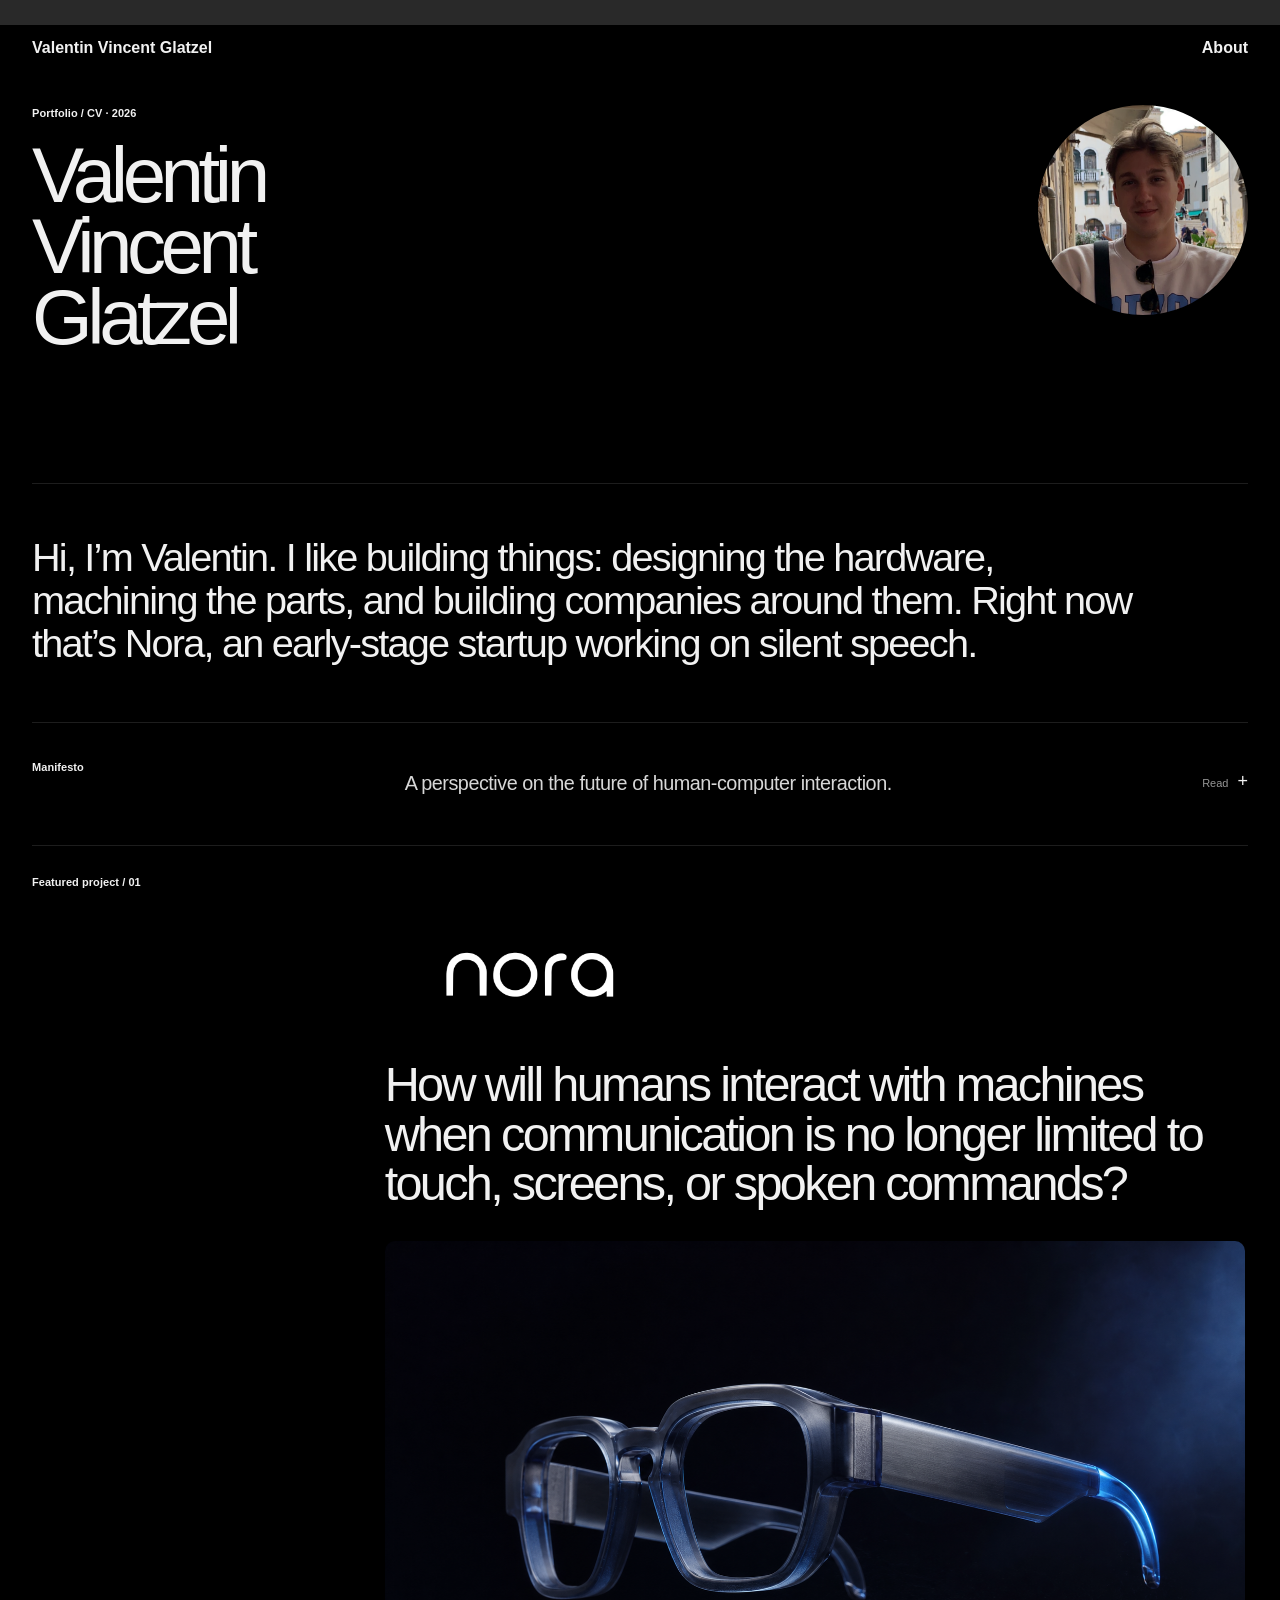
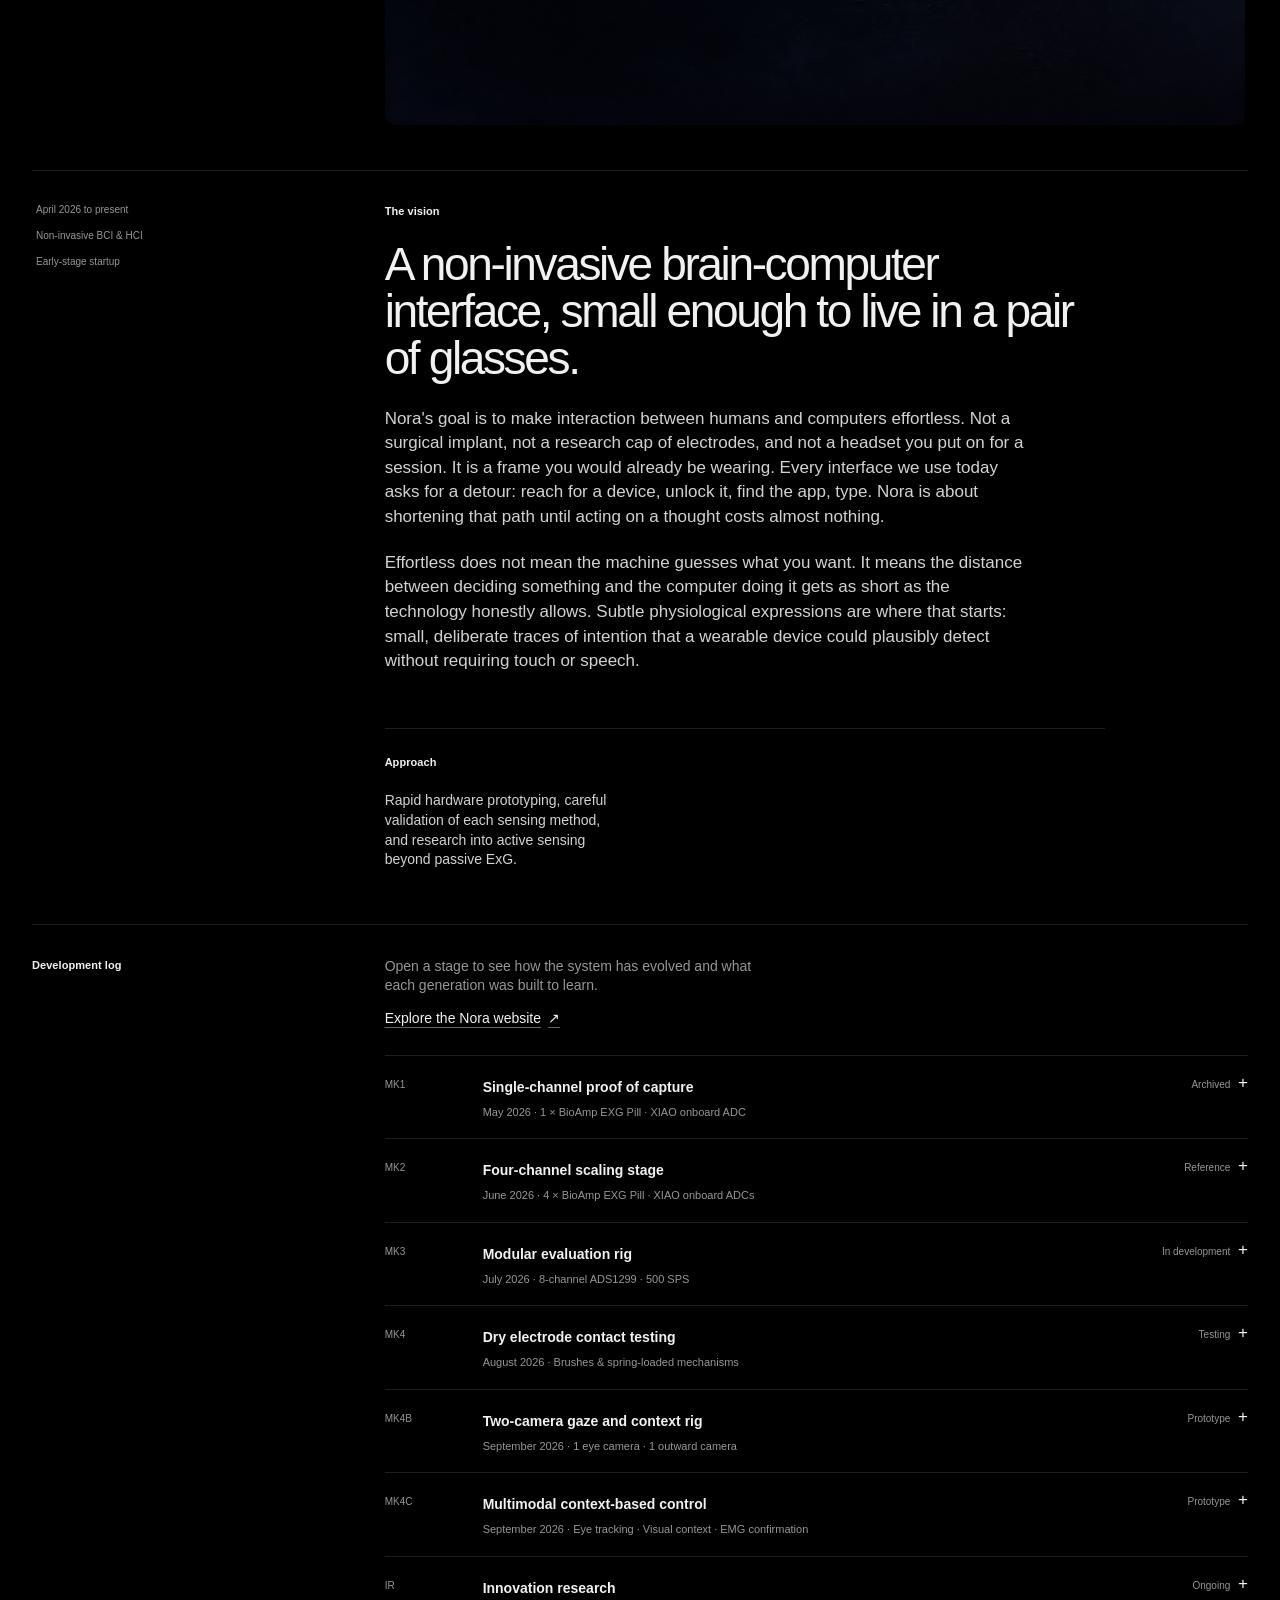
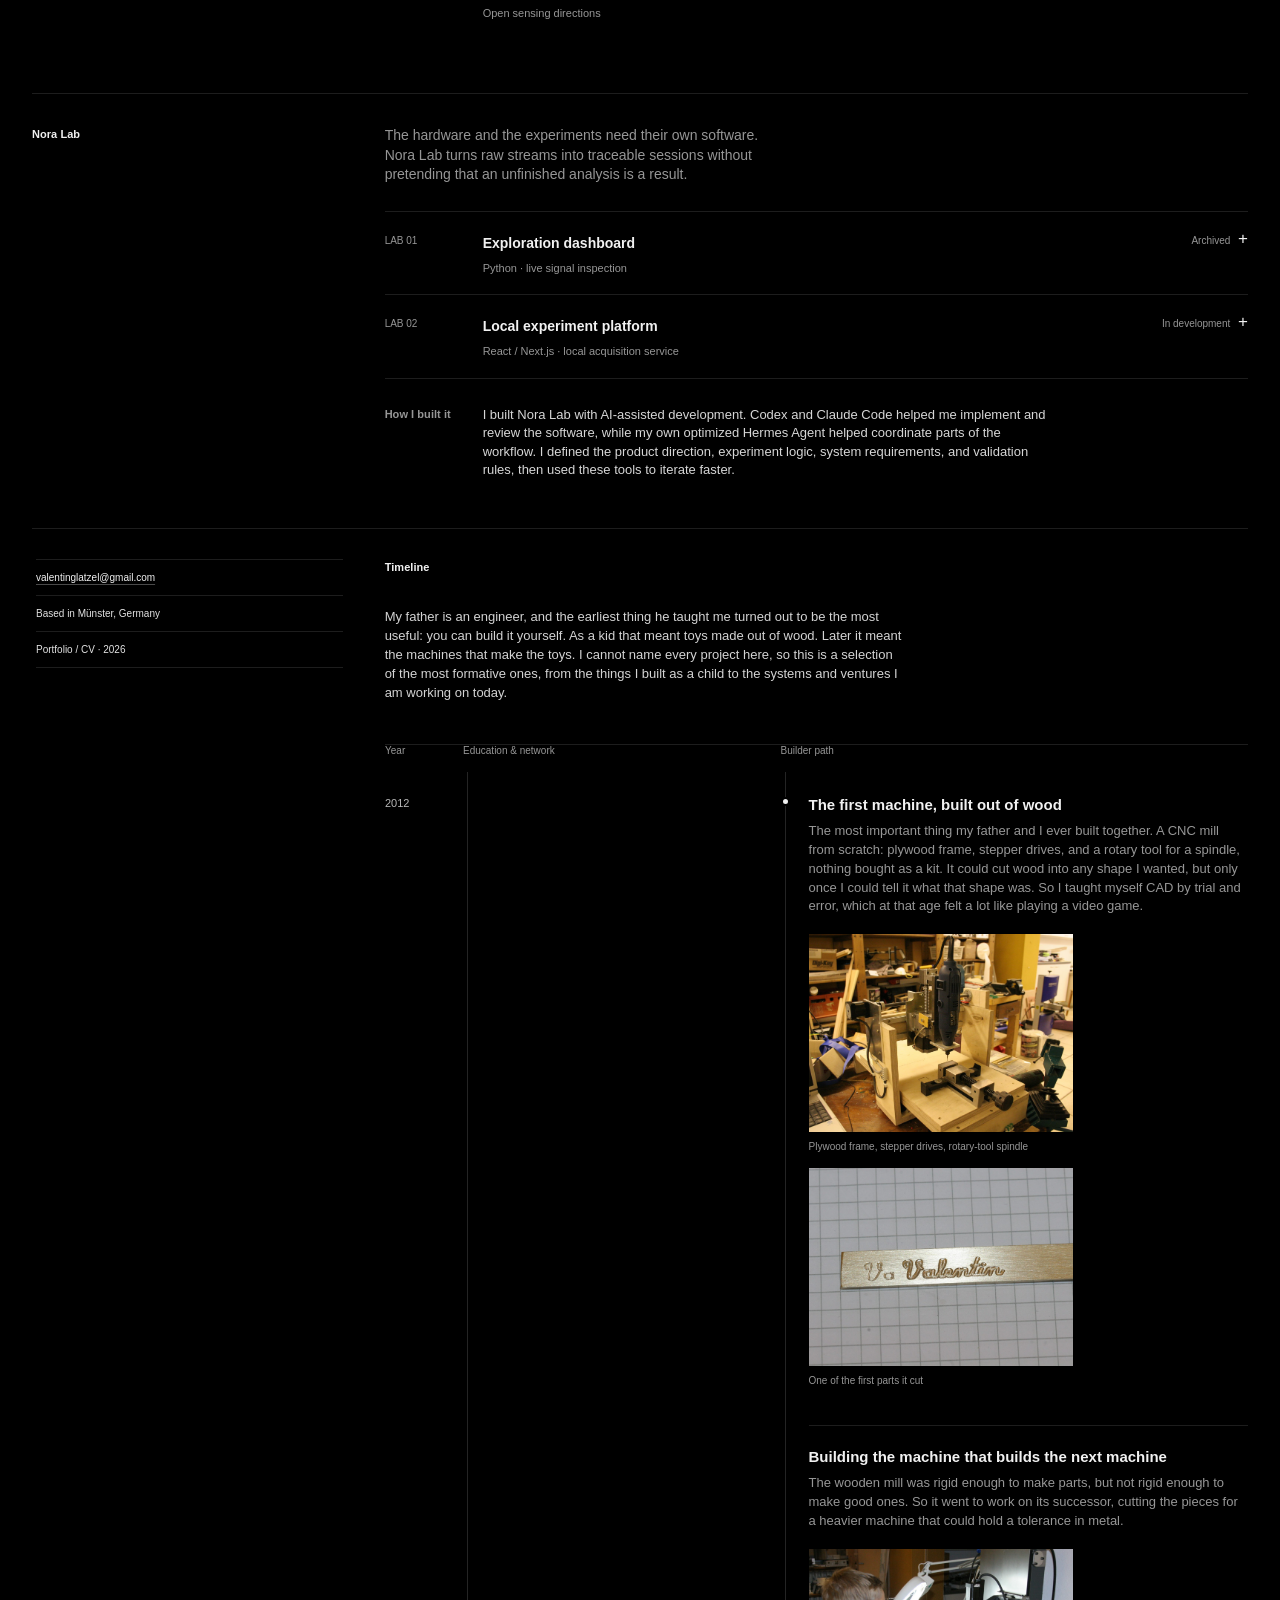
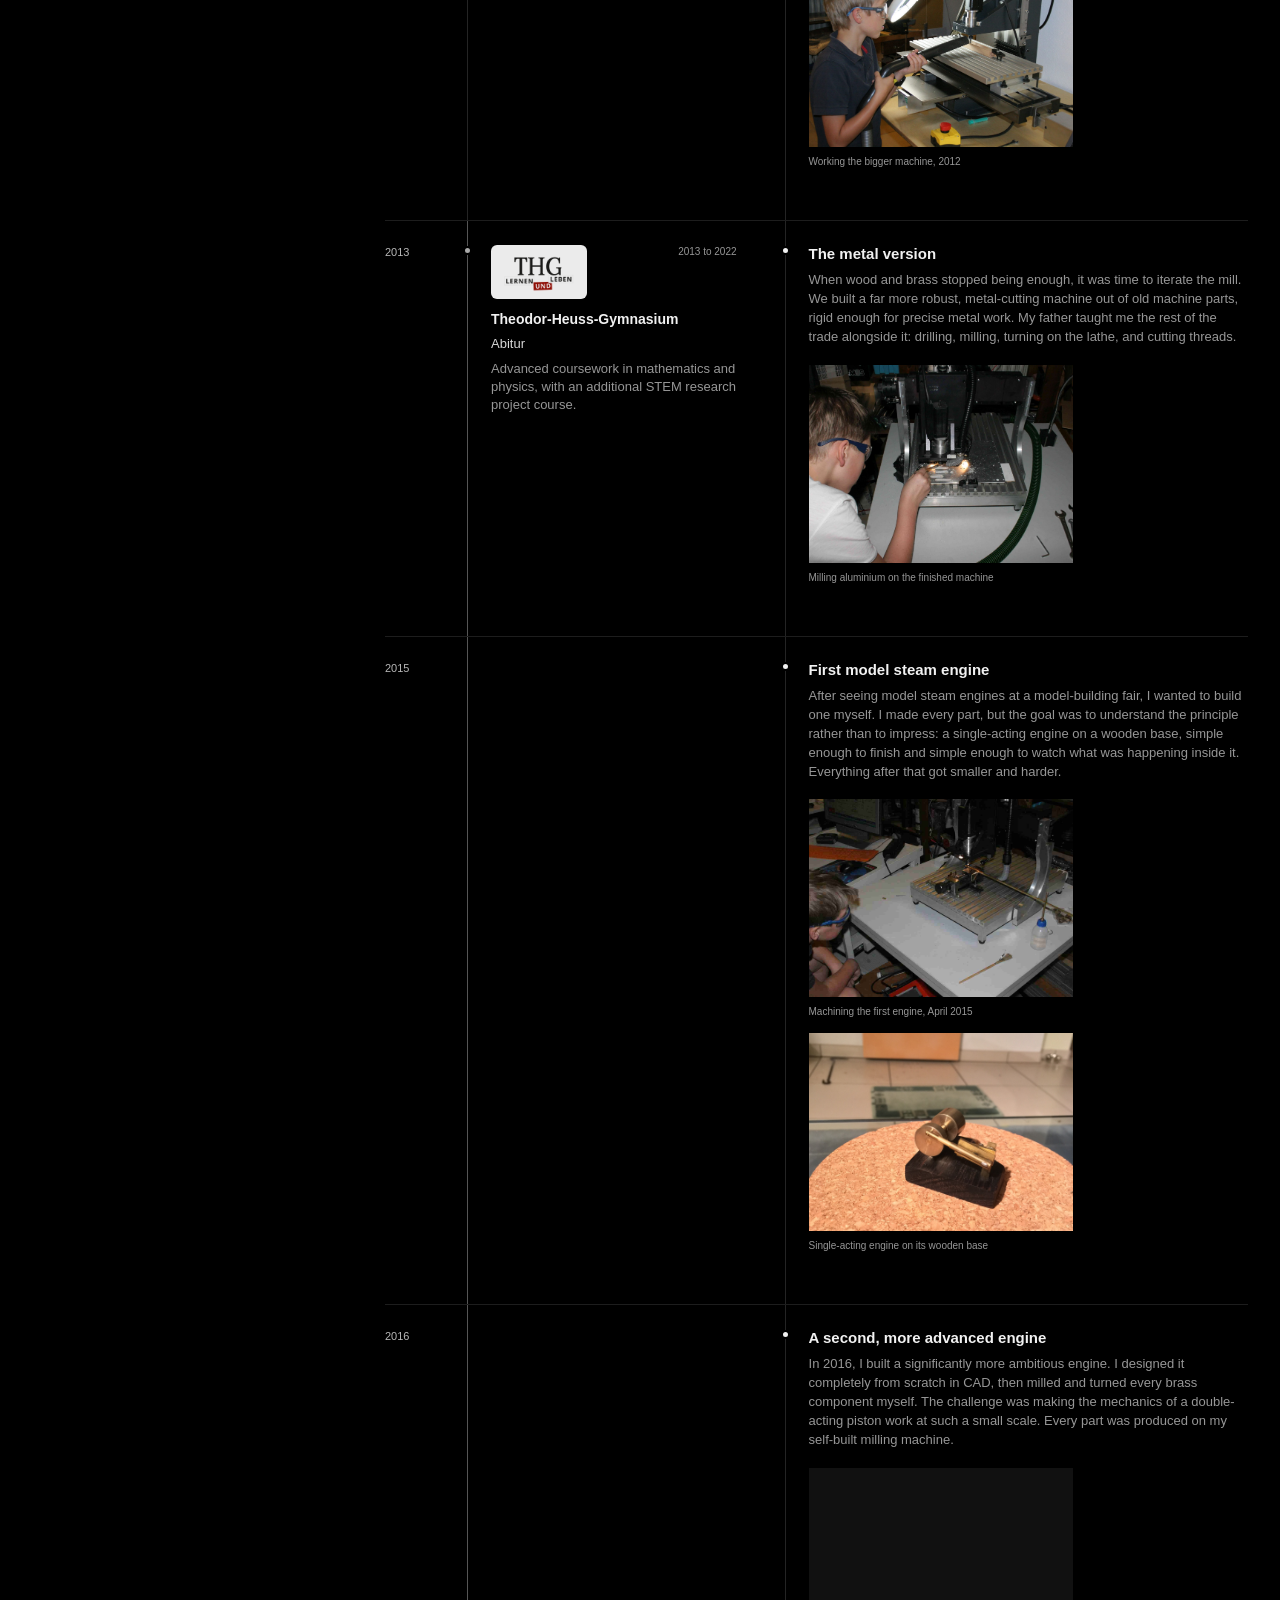
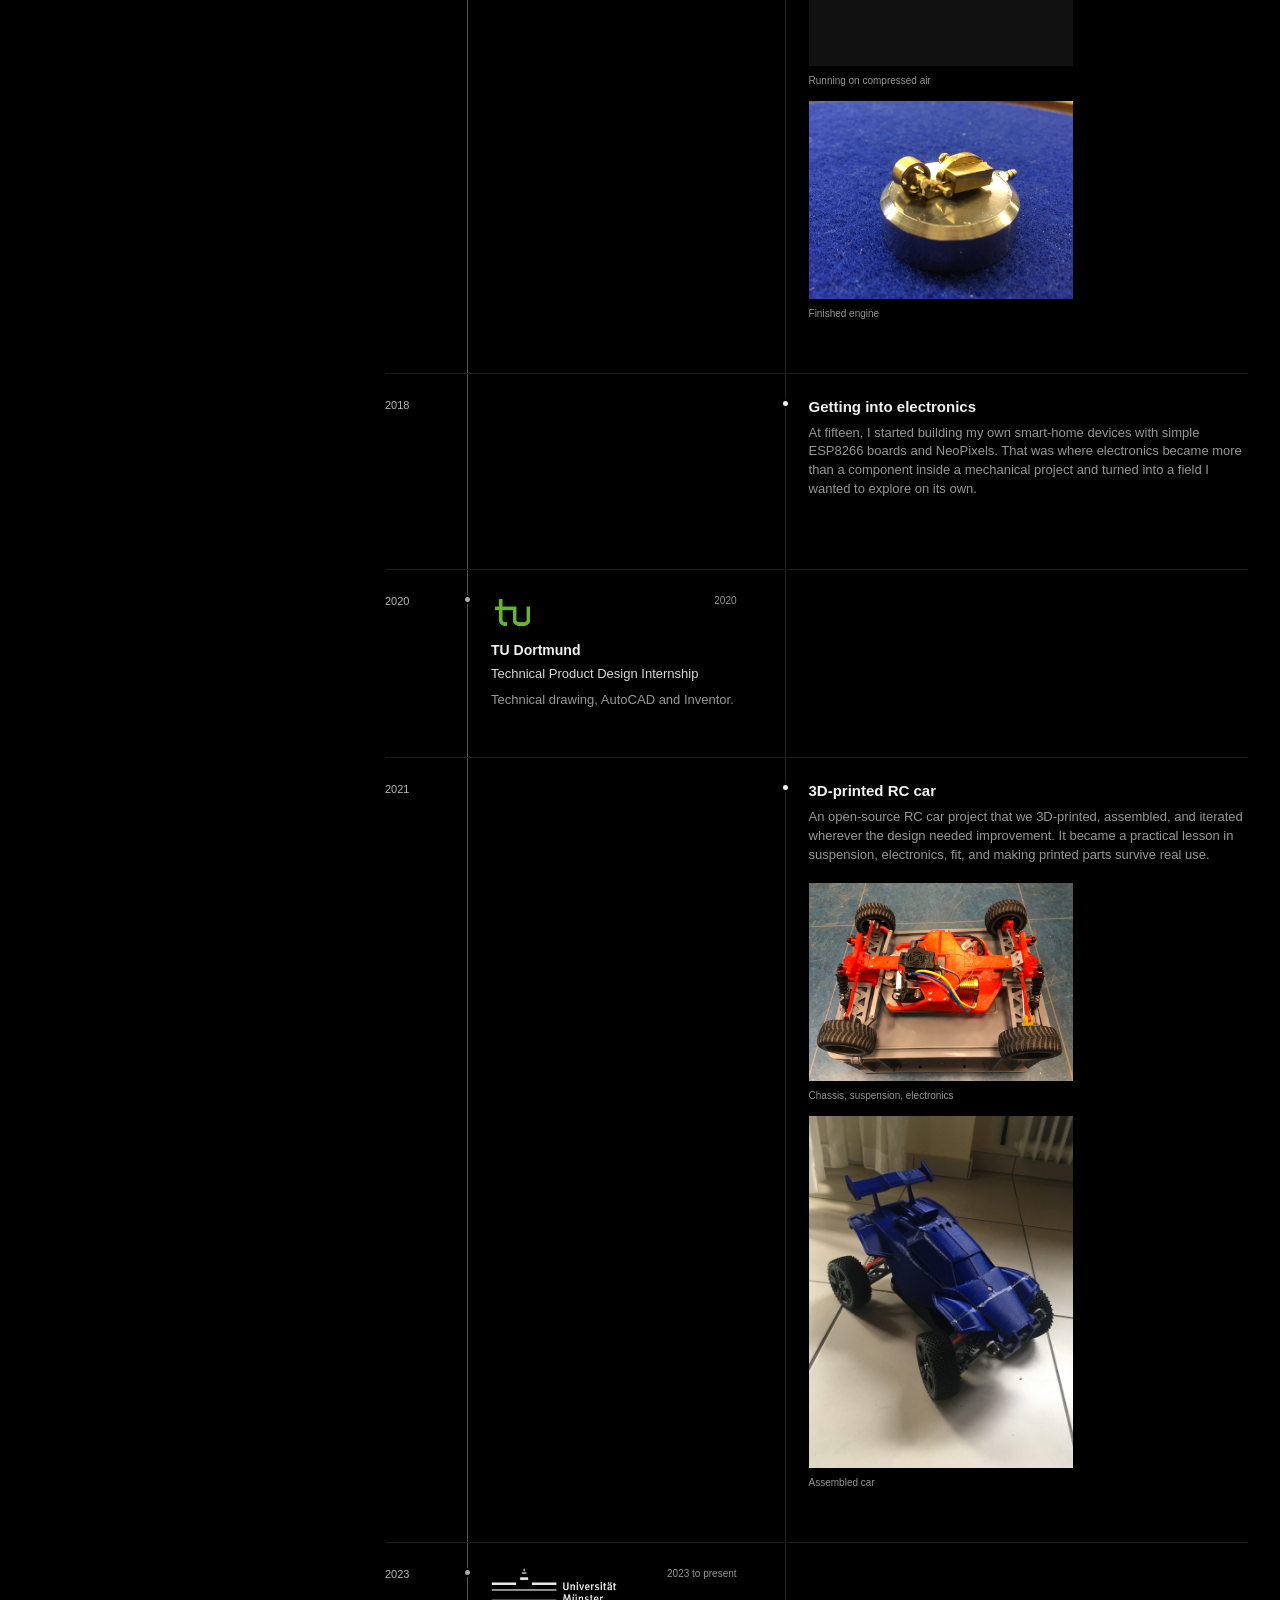
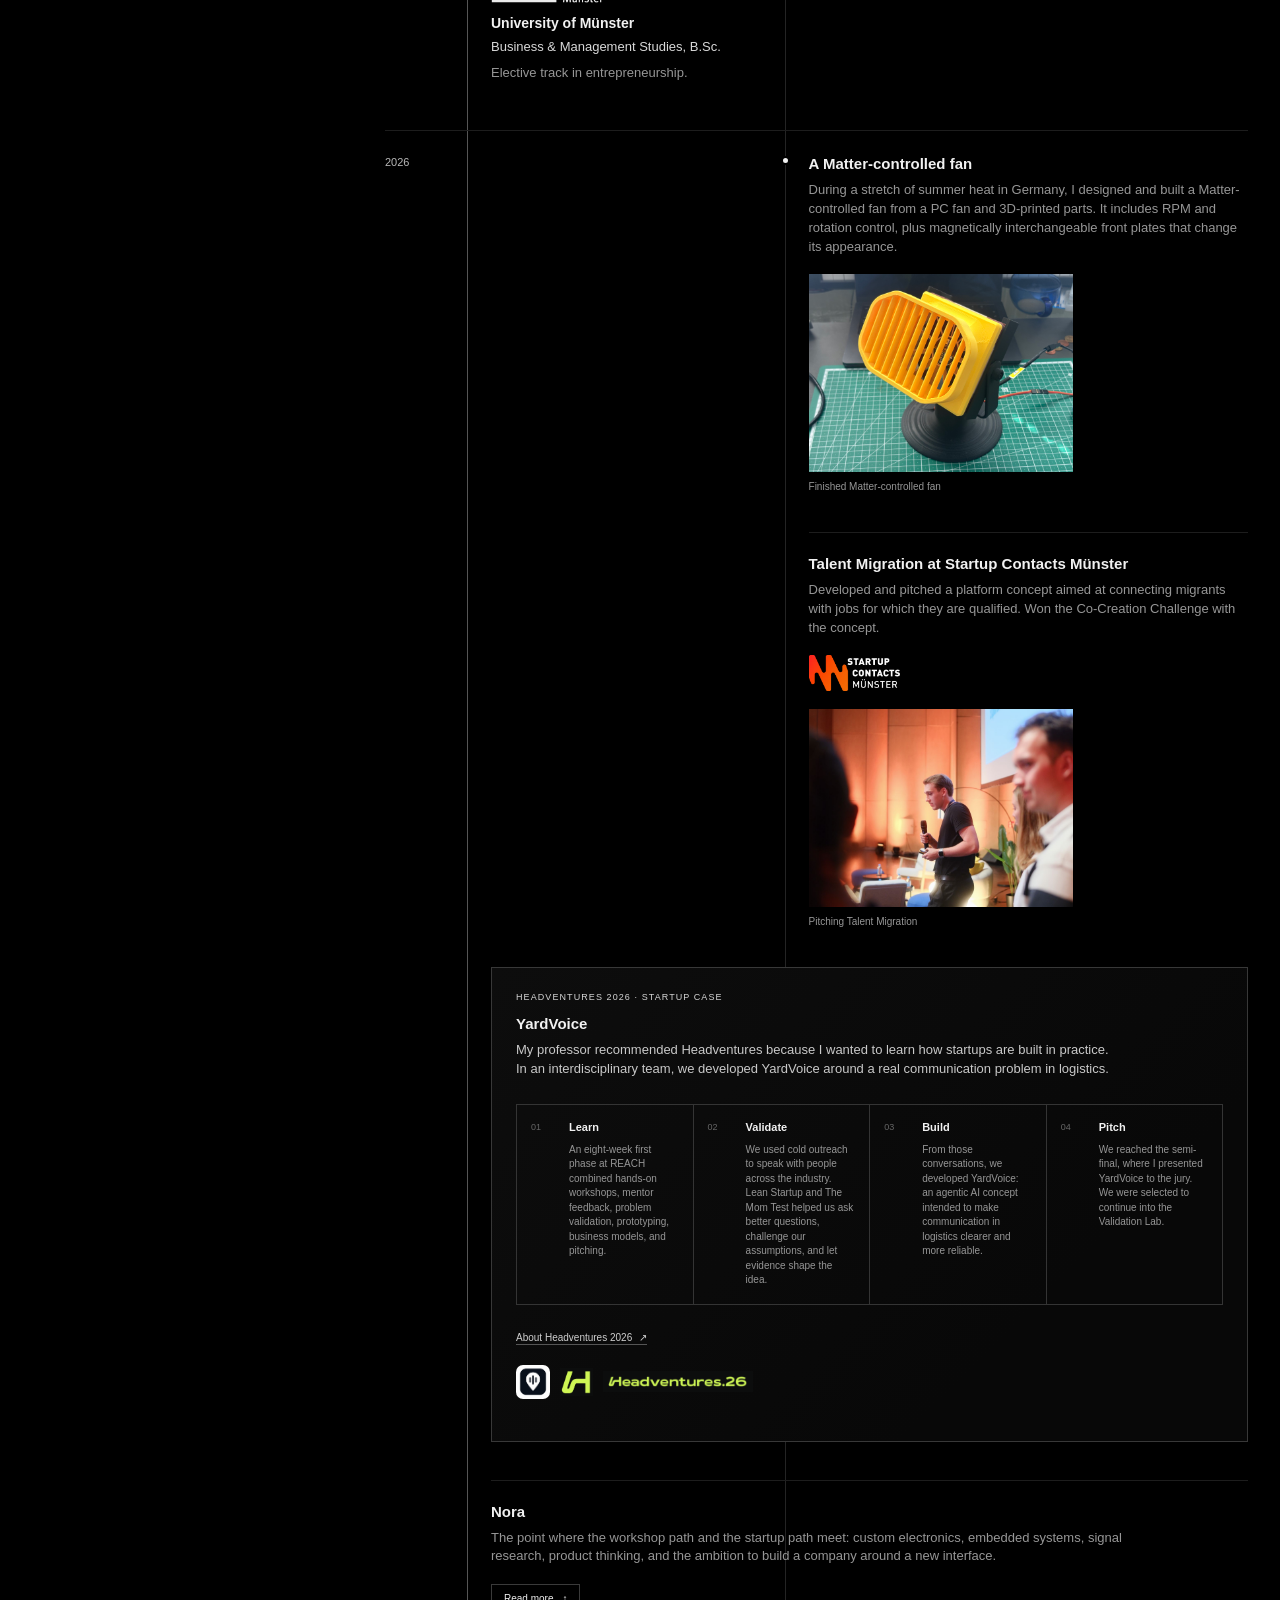
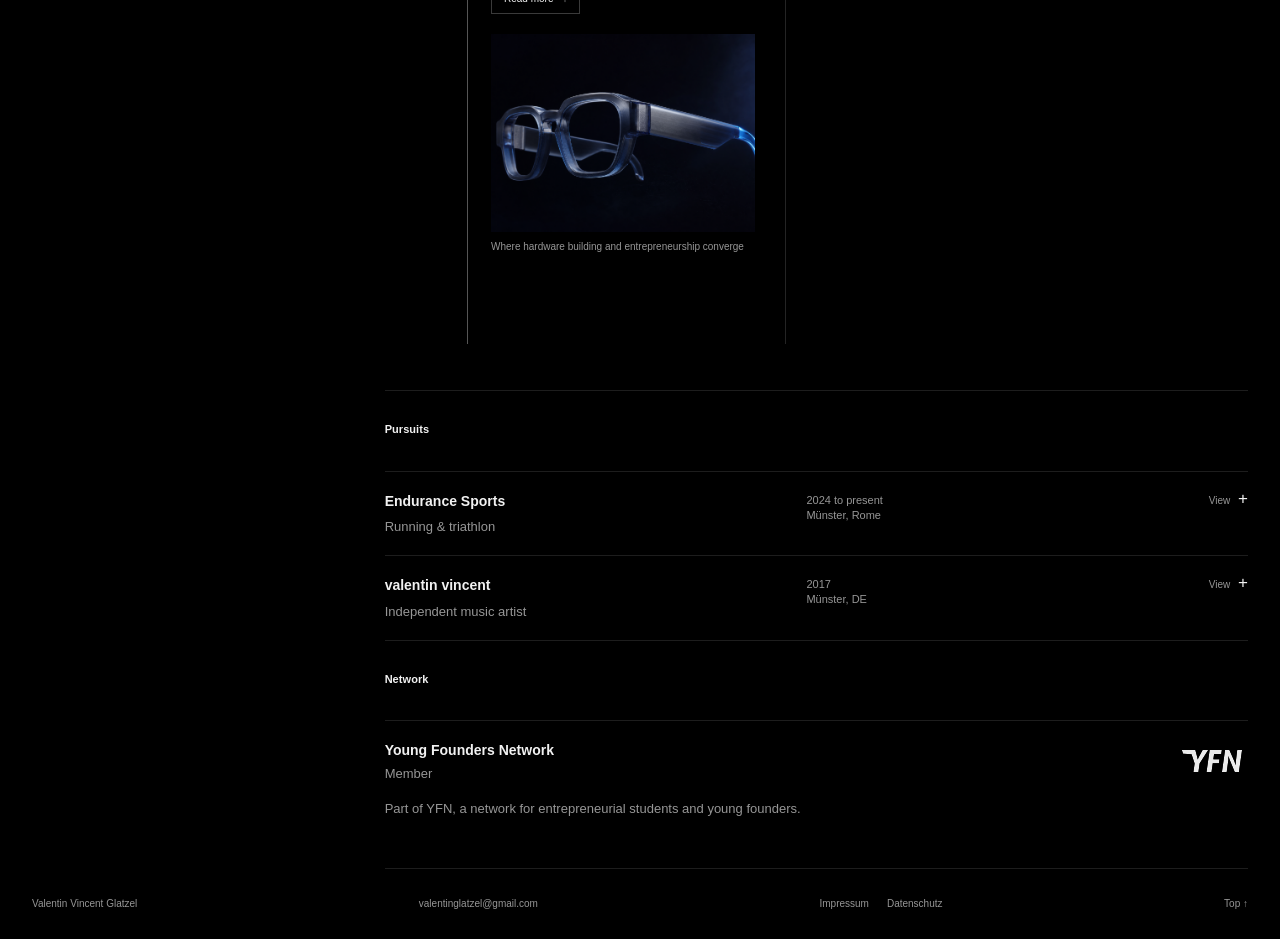
<file: index.html>
<!DOCTYPE html><html lang="en"><head><meta charSet="utf-8"/><meta name="viewport" content="width=device-width, initial-scale=1"/><link rel="preload" as="image" href="/valentin-portrait.png"/><link rel="preload" href="/nora-logo.png" as="image"/><link rel="preload" as="image" href="/nora-glasses-render.png"/><link rel="preload" as="image" href="/journey-wooden-mill.jpg"/><link rel="preload" as="image" href="/journey-brass-nameplate.jpg"/><link rel="preload" as="image" href="/journey-first-cnc.jpg"/><link rel="preload" href="/thg-logo.png" as="image"/><link rel="preload" as="image" href="/journey-metal-mill.jpg"/><link rel="preload" as="image" href="/journey-steam-machining.jpg"/><link rel="preload" as="image" href="/model-steam-engine-workshop.jpg"/><link rel="stylesheet" href="/assets/index-BS9pa-Ka.css" data-rsc-css-href="/assets/index-BS9pa-Ka.css" data-precedence="vite-rsc/importer-resources"/><link rel="modulepreload" href="/assets/layout-segment-context-BnkXl1lQ.js" crossorigin=""/><link rel="modulepreload" href="/assets/rolldown-runtime-S-ySWqyJ.js" crossorigin=""/><link rel="modulepreload" href="/assets/index-BaGPN5kG.js" crossorigin=""/><link rel="modulepreload" href="/assets/framework-CXnKph_e.js" crossorigin=""/><link rel="modulepreload" href="/assets/LightboxImage-BD41y3tc.js" crossorigin=""/><link rel="preload" href="/tu-dortmund-logo.png" as="image"/><link rel="preload" href="/uni-muenster-logo.png" as="image"/><link rel="preload" href="/startup-contacts-muenster-logo.png" as="image"/><link rel="preload" href="/yfn-logo.svg" as="image"/><link rel="preload" as="image" href="/journey-steam-engine-detail-blue.jpg"/><link rel="preload" as="image" href="/stem-rc-car-chassis.jpg"/><link rel="preload" as="image" href="/journey-rc-car.jpg"/><link rel="preload" as="image" href="/journey-smart-fan.jpg"/><link rel="preload" as="image" href="/startup-contacts-pitch.jpg"/><link rel="preload" as="image" href="/endurance-running.jpg"/><link rel="preload" href="/yardvoice-logo.png" as="image"/><link rel="preload" href="/headventures-symbol.png" as="image"/><link rel="preload" href="/headventures-wordmark.png" as="image"/><title>Valentin Vincent Glatzel | Portfolio / CV</title><meta name="description" content="Portfolio and CV of Valentin Vincent Glatzel, builder across hardware, human-computer interaction, AI, and entrepreneurship. Currently building Nora, an early-stage startup working on silent-speech interfaces."/><meta property="og:title" content="Valentin Vincent Glatzel | Portfolio / CV"/><meta property="og:description" content="Portfolio and CV of Valentin Vincent Glatzel, builder across hardware, human-computer interaction, AI, and entrepreneurship. Currently building Nora, an early-stage startup working on silent-speech interfaces."/><meta property="og:type" content="profile"/><meta property="og:locale" content="en"/><meta property="og:image" content="/nora-glasses-render.png"/><meta property="og:image:width" content="1672"/><meta property="og:image:height" content="941"/><meta property="og:image:alt" content="Nora glasses concept render"/><meta name="twitter:card" content="summary_large_image"/><meta name="twitter:title" content="Valentin Vincent Glatzel | Portfolio / CV"/><meta name="twitter:description" content="Portfolio and CV of Valentin Vincent Glatzel, builder across hardware, human-computer interaction, AI, and entrepreneurship. Currently building Nora, an early-stage startup working on silent-speech interfaces."/><meta name="twitter:image" content="/nora-glasses-render.png"/><link rel="shortcut icon" href="/favicon.svg"/><link rel="icon" href="/favicon.svg"/><script>self.__VINEXT_RSC_PARAMS__={}</script><script>self.__VINEXT_RSC_NAV__={"pathname":"/","searchParams":[]}</script><link rel="modulepreload" href="/assets/index-BaGPN5kG.js" />
<link rel="preload" href="/assets/_vinext_fonts/geist-8ac0455e797f/geist-ff2310f5.woff2" as="font" type="font/woff2" crossorigin />
<link rel="preload" href="/assets/_vinext_fonts/geist-8ac0455e797f/geist-875ccdd4.woff2" as="font" type="font/woff2" crossorigin />
<link rel="preload" href="/assets/_vinext_fonts/geist-8ac0455e797f/geist-52306abf.woff2" as="font" type="font/woff2" crossorigin />
<link rel="preload" href="/assets/_vinext_fonts/geist-8ac0455e797f/geist-001175b1.woff2" as="font" type="font/woff2" crossorigin />
<link rel="preload" href="/assets/_vinext_fonts/geist-8ac0455e797f/geist-98bbbccb.woff2" as="font" type="font/woff2" crossorigin />
<link rel="preload" href="/assets/_vinext_fonts/geist-mono-00e989178794/geist-mono-f6b33328.woff2" as="font" type="font/woff2" crossorigin />
<link rel="preload" href="/assets/_vinext_fonts/geist-mono-00e989178794/geist-mono-44e03052.woff2" as="font" type="font/woff2" crossorigin />
<link rel="preload" href="/assets/_vinext_fonts/geist-mono-00e989178794/geist-mono-0638449e.woff2" as="font" type="font/woff2" crossorigin />
<link rel="preload" href="/assets/_vinext_fonts/geist-mono-00e989178794/geist-mono-971fb274.woff2" as="font" type="font/woff2" crossorigin />
<link rel="preload" href="/assets/_vinext_fonts/geist-mono-00e989178794/geist-mono-44745446.woff2" as="font" type="font/woff2" crossorigin />
<link rel="preload" href="/assets/_vinext_fonts/geist-mono-00e989178794/geist-mono-013b2f2f.woff2" as="font" type="font/woff2" crossorigin />
<style data-vinext-fonts>/* cyrillic-ext */
@font-face {
  font-family: 'Geist';
  font-style: normal;
  font-weight: 100 900;
  font-display: swap;
  src: url(/assets/_vinext_fonts/geist-8ac0455e797f/geist-ff2310f5.woff2) format('woff2');
  unicode-range: U+0460-052F, U+1C80-1C8A, U+20B4, U+2DE0-2DFF, U+A640-A69F, U+FE2E-FE2F;
}
/* cyrillic */
@font-face {
  font-family: 'Geist';
  font-style: normal;
  font-weight: 100 900;
  font-display: swap;
  src: url(/assets/_vinext_fonts/geist-8ac0455e797f/geist-875ccdd4.woff2) format('woff2');
  unicode-range: U+0301, U+0400-045F, U+0490-0491, U+04B0-04B1, U+2116;
}
/* vietnamese */
@font-face {
  font-family: 'Geist';
  font-style: normal;
  font-weight: 100 900;
  font-display: swap;
  src: url(/assets/_vinext_fonts/geist-8ac0455e797f/geist-52306abf.woff2) format('woff2');
  unicode-range: U+0102-0103, U+0110-0111, U+0128-0129, U+0168-0169, U+01A0-01A1, U+01AF-01B0, U+0300-0301, U+0303-0304, U+0308-0309, U+0323, U+0329, U+1EA0-1EF9, U+20AB;
}
/* latin-ext */
@font-face {
  font-family: 'Geist';
  font-style: normal;
  font-weight: 100 900;
  font-display: swap;
  src: url(/assets/_vinext_fonts/geist-8ac0455e797f/geist-001175b1.woff2) format('woff2');
  unicode-range: U+0100-02BA, U+02BD-02C5, U+02C7-02CC, U+02CE-02D7, U+02DD-02FF, U+0304, U+0308, U+0329, U+1D00-1DBF, U+1E00-1E9F, U+1EF2-1EFF, U+2020, U+20A0-20AB, U+20AD-20C0, U+2113, U+2C60-2C7F, U+A720-A7FF;
}
/* latin */
@font-face {
  font-family: 'Geist';
  font-style: normal;
  font-weight: 100 900;
  font-display: swap;
  src: url(/assets/_vinext_fonts/geist-8ac0455e797f/geist-98bbbccb.woff2) format('woff2');
  unicode-range: U+0000-00FF, U+0131, U+0152-0153, U+02BB-02BC, U+02C6, U+02DA, U+02DC, U+0304, U+0308, U+0329, U+2000-206F, U+20AC, U+2122, U+2191, U+2193, U+2212, U+2215, U+FEFF, U+FFFD;
}

.__font_geist_0tvmz3h { font-family: 'Geist', sans-serif; }

.__variable_geist_0tvmz3h { --font-geist-sans: 'Geist', sans-serif; }

/* cyrillic-ext */
@font-face {
  font-family: 'Geist Mono';
  font-style: normal;
  font-weight: 100 900;
  font-display: swap;
  src: url(/assets/_vinext_fonts/geist-mono-00e989178794/geist-mono-f6b33328.woff2) format('woff2');
  unicode-range: U+0460-052F, U+1C80-1C8A, U+20B4, U+2DE0-2DFF, U+A640-A69F, U+FE2E-FE2F;
}
/* cyrillic */
@font-face {
  font-family: 'Geist Mono';
  font-style: normal;
  font-weight: 100 900;
  font-display: swap;
  src: url(/assets/_vinext_fonts/geist-mono-00e989178794/geist-mono-44e03052.woff2) format('woff2');
  unicode-range: U+0301, U+0400-045F, U+0490-0491, U+04B0-04B1, U+2116;
}
/* symbols2 */
@font-face {
  font-family: 'Geist Mono';
  font-style: normal;
  font-weight: 100 900;
  font-display: swap;
  src: url(/assets/_vinext_fonts/geist-mono-00e989178794/geist-mono-0638449e.woff2) format('woff2');
  unicode-range: U+2000-2001, U+2004-2008, U+200A, U+23B8-23BD, U+2500-259F;
}
/* vietnamese */
@font-face {
  font-family: 'Geist Mono';
  font-style: normal;
  font-weight: 100 900;
  font-display: swap;
  src: url(/assets/_vinext_fonts/geist-mono-00e989178794/geist-mono-971fb274.woff2) format('woff2');
  unicode-range: U+0102-0103, U+0110-0111, U+0128-0129, U+0168-0169, U+01A0-01A1, U+01AF-01B0, U+0300-0301, U+0303-0304, U+0308-0309, U+0323, U+0329, U+1EA0-1EF9, U+20AB;
}
/* latin-ext */
@font-face {
  font-family: 'Geist Mono';
  font-style: normal;
  font-weight: 100 900;
  font-display: swap;
  src: url(/assets/_vinext_fonts/geist-mono-00e989178794/geist-mono-44745446.woff2) format('woff2');
  unicode-range: U+0100-02BA, U+02BD-02C5, U+02C7-02CC, U+02CE-02D7, U+02DD-02FF, U+0304, U+0308, U+0329, U+1D00-1DBF, U+1E00-1E9F, U+1EF2-1EFF, U+2020, U+20A0-20AB, U+20AD-20C0, U+2113, U+2C60-2C7F, U+A720-A7FF;
}
/* latin */
@font-face {
  font-family: 'Geist Mono';
  font-style: normal;
  font-weight: 100 900;
  font-display: swap;
  src: url(/assets/_vinext_fonts/geist-mono-00e989178794/geist-mono-013b2f2f.woff2) format('woff2');
  unicode-range: U+0000-00FF, U+0131, U+0152-0153, U+02BB-02BC, U+02C6, U+02DA, U+02DC, U+0304, U+0308, U+0329, U+2000-206F, U+20AC, U+2122, U+2191, U+2193, U+2212, U+2215, U+FEFF, U+FFFD;
}

.__font_geist_mono_1diim1n { font-family: 'Geist Mono', sans-serif; }

.__variable_geist_mono_1diim1n { --font-geist-mono: 'Geist Mono', sans-serif; }
</style>
</head><body class="__variable_geist_0tvmz3h __variable_geist_mono_1diim1n antialiased"><main class="cv-shell"><header class="cv-header"><a href="#top">Valentin Vincent Glatzel</a><a href="#about">About</a></header><section class="hero-void" id="top" aria-label="Portfolio introduction"><div><p class="label">Portfolio / CV · 2026</p><h1>Valentin<br/>Vincent<br/>Glatzel</h1></div><button class="lightbox-trigger" type="button" aria-label="View larger: Valentin Vincent Glatzel" aria-haspopup="dialog"><img src="/valentin-portrait.png" alt="Valentin Vincent Glatzel"/></button></section><section class="intro-section" id="about"><p>Hi, I’m Valentin. I like building things: designing the hardware, machining the parts, and building companies around them. Right now that’s Nora, an early-stage startup working on silent speech.</p></section><section class="manifest" aria-labelledby="manifest-title"><details><summary><span class="label">Manifesto</span><span class="manifest-prompt">A perspective on the future of human-computer interaction.</span><span class="manifest-toggle" aria-hidden="true">Read <b>+</b></span></summary><div class="manifest-expanded"><div class="manifest-heading"><h2 id="manifest-title">Technology should expand the ways we express ourselves.</h2></div><div class="manifest-copy"><p>Computer interaction is already changing. Speaking to a model instead of typing a prompt is a visible first shift. But the goal is not simply to replace one input method with another. It is to move beyond interfaces that ask people to adapt to the machine.</p><p>I dream of a future in which the mind can connect more directly with the machine. Technology should give people more direct ways to turn intention into action, ideas into work, and curiosity into creation, without demanding constant attention, taking away control, or making human interaction feel less human.</p><p class="manifest-closing">I want to help build that future.</p></div></div></details></section><article class="nora-article" id="nora"><header class="nora-hero"><p class="label">Featured project / 01</p><img class="nora-logo" src="/nora-logo.png" alt="Nora"/><p class="nora-subtitle">How will humans interact with machines when communication is no longer limited to touch, screens, or spoken commands?</p><figure class="nora-render"><button class="lightbox-trigger" type="button" aria-label="View larger: Nora glasses concept render" aria-haspopup="dialog"><img src="/nora-glasses-render.png" alt="Nora glasses concept render"/></button></figure></header><div class="nora-article-grid"><aside class="nora-meta"><p>April 2026 to present</p><p>Non-invasive BCI &amp; HCI</p><p>Early-stage startup</p></aside><div class="nora-story"><section><p class="label">The vision</p><h2>A non-invasive brain-computer interface, small enough to live in a pair of glasses.</h2><p class="body-copy">Nora&#x27;s goal is to make interaction between humans and computers effortless. Not a surgical implant, not a research cap of electrodes, and not a headset you put on for a session. It is a frame you would already be wearing. Every interface we use today asks for a detour: reach for a device, unlock it, find the app, type. Nora is about shortening that path until acting on a thought costs almost nothing.</p><p class="body-copy">Effortless does not mean the machine guesses what you want. It means the distance between deciding something and the computer doing it gets as short as the technology honestly allows. Subtle physiological expressions are where that starts: small, deliberate traces of intention that a wearable device could plausibly detect without requiring touch or speech.</p></section><section class="nora-fact-grid"><div><p class="label">Approach</p><p>Rapid hardware prototyping, careful validation of each sensing method, and research into active sensing beyond passive ExG.</p></div></section></div></div><section class="nora-development" aria-labelledby="nora-development-title"><div class="nora-development-intro"><p class="label" id="nora-development-title">Development log</p><p>Open a stage to see how the system has evolved and what each generation was built to learn.<a class="nora-project-link" href="https://nora-glasses-studio.valvin.chatgpt.site" target="_blank" rel="noopener noreferrer">Explore the Nora website <span aria-hidden="true">↗</span></a></p></div><div class="nora-development-list"><details class="nora-stage"><summary><span class="stage-id">MK1</span><span><strong>Single-channel proof of capture</strong><small>May 2026 · 1 × BioAmp EXG Pill · XIAO onboard ADC</small></span><span class="stage-status">Archived <b>+</b></span></summary><div><p>The first prototype answered one question: can a biosignal be picked up at all, digitised, and moved off the device. One analogue amplifier fed the XIAO&#x27;s built-in ADC, and the samples were streamed over Wi-Fi. Crude, but it proved the capture-and-transport path end to end, and everything after it was measured against that baseline.</p></div></details><details class="nora-stage"><summary><span class="stage-id">MK2</span><span><strong>Four-channel scaling stage</strong><small>June 2026 · 4 × BioAmp EXG Pill · XIAO onboard ADCs</small></span><span class="stage-status">Reference <b>+</b></span></summary><div class="nora-stage-content"><p>MK2 asked whether the approach scaled. Four amplifiers ran into the microcontroller&#x27;s own converters, which brought electrode contact, ocular and motion artifacts, and timing between channels into view for the first time. It also exposed the ceiling: the onboard ADCs were limited in resolution and calibration, and sensitive to interference from the Wi-Fi radio sitting beside them. Good enough to test whether signals separate, not good enough to build on.</p><div class="nora-stage-media"><figure><button class="lightbox-trigger" type="button" aria-label="View larger: MK2 four-channel bench setup with a transparent glasses fixture and live signal dashboard" aria-haspopup="dialog"><img src="/nora-mk2-bench.jpg" alt="MK2 four-channel bench setup with a transparent glasses fixture and live signal dashboard" loading="lazy"/></button><figcaption>Four-channel bench setup and live signal view.</figcaption></figure><figure><button class="lightbox-trigger" type="button" aria-label="View larger: Transparent MK2 glasses frame with four BioAmp boards and wired electrodes" aria-haspopup="dialog"><img src="/nora-mk2-frame.jpg" alt="Transparent MK2 glasses frame with four BioAmp boards and wired electrodes" loading="lazy"/></button><figcaption>The MK2 frame during assembly.</figcaption></figure></div></div></details><details class="nora-stage"><summary><span class="stage-id">MK3</span><span><strong>Modular evaluation rig</strong><small>July 2026 · 8-channel ADS1299 · 500 SPS</small></span><span class="stage-status">In development <b>+</b></span></summary><div class="nora-stage-content"><p>MK3 replaces the discrete amplifiers and the microcontroller&#x27;s converters with a dedicated biosignal front end, to find out what a purpose-built chip is actually worth here. It hijacks a TI ADS1299 evaluation board and drives it with a XIAO ESP32-S3, turning a fixed dev kit into a rig I can experiment on: eight channels sampled simultaneously, repeatable raw capture, timing alignment, and a configurable glasses-shaped fixture. Front end, electrode types, and placement can now be tested against each other before any of it is committed to a wearable design.</p><div class="nora-stage-media"><figure class="is-portrait"><button class="lightbox-trigger" type="button" aria-label="View larger: Black MK3 glasses-shaped test fixture with multiple electrode contacts" aria-haspopup="dialog"><img src="/nora-mk3-fixture.jpg" alt="Black MK3 glasses-shaped test fixture with multiple electrode contacts" loading="lazy"/></button><figcaption>Configurable glasses-shaped electrode fixture.</figcaption></figure><figure><button class="lightbox-trigger" type="button" aria-label="View larger: TI ADS1299 evaluation board mounted as part of the MK3 measurement rig" aria-haspopup="dialog"><img src="/nora-mk3-ads1299.jpg" alt="TI ADS1299 evaluation board mounted as part of the MK3 measurement rig" loading="lazy"/></button><figcaption>The ADS1299 front end in the MK3 rig.</figcaption></figure></div></div></details><details class="nora-stage"><summary><span class="stage-id">MK4</span><span><strong>Dry electrode contact testing</strong><small>August 2026 · Brushes &amp; spring-loaded mechanisms</small></span><span class="stage-status">Testing <b>+</b></span></summary><div class="nora-stage-content"><p>MK4 moves the contact question into the mechanical design. This setup tests dry electrode concepts in a glasses form factor, including brush contacts and spring-loaded mechanisms. The goal is to compare comfort, contact stability, and repeatability before selecting a direction.</p><div class="nora-stage-media nora-lab-media"><figure><button class="lightbox-trigger" type="button" aria-label="View larger: MK4 dry electrode test fixtures with brush and spring-loaded contact mechanisms" aria-haspopup="dialog"><img src="/nora-mk4-dry-electrodes.jpg" alt="MK4 dry electrode test fixtures with brush and spring-loaded contact mechanisms" loading="lazy"/></button><figcaption>MK4 dry electrode test fixtures for contact-mechanism testing.</figcaption></figure></div></div></details><details class="nora-stage mk4b-stage"><summary><span class="stage-id">MK4B</span><span><strong>Two-camera gaze and context rig</strong><small>September 2026 · 1 eye camera · 1 outward camera</small></span><span class="stage-status">Prototype <b>+</b></span></summary><div class="nora-stage-content"><div class="mk4b-intro"><p>MK4B adds a two-camera layer to the glasses: one inward-facing camera observes a single eye, while one outward-facing camera captures the visible scene. The outside view does not know where the wearer is looking on its own. It becomes useful only when it is aligned with the gaze estimate from the eye camera.</p></div><ol class="mk4b-flow" aria-label="MK4B multimodal processing concept"><li><span>01 · Eye camera</span><strong>Where is the eye directed?</strong><small>Eye features become a gaze estimate.</small></li><li><span>02 · Outward camera</span><strong>What is in front of the wearer?</strong><small>The scene provides a shared reference frame.</small></li><li><span>03 · Fusion</span><strong>What could the wearer mean?</strong><small>Time-aligned gaze and scene data narrow the target.</small></li></ol><p class="mk4b-boundary">MK4B is camera-only: no biosignals are integrated in this version. The prototype is built to test camera placement, focus, timing, and how an eye-camera gaze estimate can be aligned with the outward-facing scene.</p><div class="nora-stage-media mk4b-media"><figure class="mk4b-media-primary"><button class="lightbox-trigger" type="button" aria-label="View larger: Yellow MK4B glasses prototype with one eye camera and one outward-facing camera" aria-haspopup="dialog"><img src="/nora-mk4b-front.jpg" alt="Yellow MK4B glasses prototype with one eye camera and one outward-facing camera" loading="lazy"/></button><figcaption>MK4B front view: eye direction and scene context with two cameras.</figcaption></figure><figure><button class="lightbox-trigger" type="button" aria-label="View larger: Top view of the MK4B glasses prototype and its two-camera arrangement" aria-haspopup="dialog"><img src="/nora-mk4b-top.jpg" alt="Top view of the MK4B glasses prototype and its two-camera arrangement" loading="lazy"/></button><figcaption>Top view of the two-camera arrangement and temporary mounting.</figcaption></figure></div><figure class="nora-demo"><video controls="" playsInline="" preload="metadata" poster="/nora-mk4b-demo-poster.jpg" aria-label="Experimental MK4B gaze and scene question demo"><source src="/nora-mk4b-demo.mp4" type="video/mp4"/>Your browser does not support video playback.</video><figcaption>Experimental MK4B screen demo: a gaze marker appears over the camera view while Nora answers two spoken questions about visible objects.</figcaption></figure><figure class="nora-demo"><video controls="" playsInline="" preload="metadata" poster="/nora-mk4b-screen-projection-poster.jpg" aria-label="Experimental MK4B gaze point mapped from the glasses onto a marked computer display"><source src="/nora-mk4b-screen-projection.mp4" type="video/mp4"/>Your browser does not support video playback.</video><figcaption>First prototype test of screen-referenced gaze mapping: the eye camera estimates gaze while the outward camera locates the marked display, allowing the gaze point to be mapped into screen coordinates. Accuracy and latency have not yet been quantified.</figcaption></figure></div></details><details class="nora-stage mk4c-stage"><summary><span class="stage-id">MK4C</span><span><strong>Multimodal context-based control</strong><small>September 2026 · Eye tracking · Visual context · EMG confirmation</small></span><span class="stage-status">Prototype <b>+</b></span></summary><div class="nora-stage-content"><p>MK4C combines eye tracking, visual context and EMG in one multimodal control loop. The inward-facing camera estimates gaze, the outward-facing camera provides scene context, and the EMG channel serves as deliberate confirmation.</p><p class="mk4c-goal">The first integrated demo uses gaze and visual context to select a smart-home device, then turns the intended interaction into a context-based action after an EMG signal. It is an experimental single-scene prototype, not a validated interaction system.</p><div class="nora-stage-media mk4c-media"><figure><button class="lightbox-trigger" type="button" aria-label="View larger: Blue MK4C glasses frame with mounted components and visible cabling on a green workbench mat" aria-haspopup="dialog"><img src="/nora-mk4c-assembly.png" alt="Blue MK4C glasses frame with mounted components and visible cabling on a green workbench mat" loading="lazy"/></button><figcaption>MK4C glasses frame during assembly.</figcaption></figure></div><figure class="nora-demo"><video controls="" playsInline="" preload="metadata" poster="/nora-mk4c-demo-poster.jpg" aria-label="Experimental MK4C gaze and EMG confirmation demo"><source src="/nora-mk4c-demo.mp4" type="video/mp4"/>Your browser does not support video playback.</video><figcaption>Experimental MK4C demo: eye tracking and visual context select a smart-home device; EMG confirms the context-based action.</figcaption></figure></div></details><details class="nora-stage"><summary><span class="stage-id">IR</span><span><strong>Innovation research</strong><small>Open sensing directions</small></span><span class="stage-status">Ongoing <b>+</b></span></summary><div><p>Passive ExG is unlikely to be the whole answer. Alongside it, Nora investigates electrode mechanics, inertial sensing for artifact context, and active mechanical and acoustic sensing. These methods probe rather than only listen and may carry information about articulation that surface potentials alone do not. Each is tested on its own before any fusion or product claim.</p></div></details></div><div class="nora-development-intro nora-lab-intro"><p class="label">Nora Lab</p><p>The hardware and the experiments need their own software. Nora Lab turns raw streams into traceable sessions without pretending that an unfinished analysis is a result.</p></div><div class="nora-development-list"><details class="nora-stage"><summary><span class="stage-id">LAB 01</span><span><strong>Exploration dashboard</strong><small>Python · live signal inspection</small></span><span class="stage-status">Archived <b>+</b></span></summary><div><p>Nora Lab V1 grew out of the first hardware experiments. It was a Python engineering dashboard that could connect to live streams, show raw and filtered traces, inspect spectra, place markers, and export data. It made experimentation tangible, but it also mixed acquisition, analysis, and interface logic too tightly. Timestamps, channel identity, and session provenance were not yet strong enough for reliable multi-channel research.</p></div></details><details class="nora-stage"><summary><span class="stage-id">LAB 02</span><span><strong>Local experiment platform</strong><small>React / Next.js · local acquisition service</small></span><span class="stage-status">In development <b>+</b></span></summary><div class="nora-stage-content"><p>Nora Lab V2 rebuilt the software around a stricter rule: real data or an honest empty state. The interface was separated from the local acquisition service. The system validates the channel contract, records append-only sessions with manifests, raw samples, and event markers, runs guided protocols, and keeps analysis locked until a versioned pipeline produces a result. The current MK3 Lab carries the same principles into an eight-channel ADS1299 system with live quality views, local USB and UDP connectivity, session replay, and explicit readiness gates.</p><div class="nora-stage-media nora-lab-media"><figure><button class="lightbox-trigger" type="button" aria-label="View larger: Nora Lab V2 session archive and eight-channel offline replay interface" aria-haspopup="dialog"><img src="/nora-lab-v2.png" alt="Nora Lab V2 session archive and eight-channel offline replay interface" loading="lazy"/></button><figcaption>Nora Lab V2: session archive, integrity checks, offline replay, and eight-channel trace.</figcaption></figure></div></div></details></div><aside class="nora-lab-credit"><p class="label">How I built it</p><p>I built Nora Lab with AI-assisted development. Codex and Claude Code helped me implement and review the software, while my own optimized Hermes Agent helped coordinate parts of the workflow. I defined the product direction, experiment logic, system requirements, and validation rules, then used these tools to iterate faster.</p></aside></section></article><div class="cv-grid"><aside class="profile"><div class="contact" aria-label="Contact details"><a href="mailto:valentinglatzel@gmail.com">valentinglatzel@gmail.com</a></div><div class="contact"><span>Based in Münster, Germany</span></div><div class="contact"><span>Portfolio / CV · 2026</span></div></aside><div class="content"><section class="section journey" aria-labelledby="journey-title"><p class="label" id="journey-title">Timeline</p><p class="journey-intro">My father is an engineer, and the earliest thing he taught me turned out to be the most useful: you can build it yourself. As a kid that meant toys made out of wood. Later it meant the machines that make the toys. I cannot name every project here, so this is a selection of the most formative ones, from the things I built as a child to the systems and ventures I am working on today.</p><div class="timeline-calendar"><div class="timeline-calendar-head" aria-hidden="true"><span>Year</span><span>Education &amp; network</span><span>Builder path</span></div><section class="timeline-calendar-row" aria-labelledby="timeline-year-2012"><time class="timeline-calendar-year" id="timeline-year-2012" dateTime="2012">2012</time><div class="timeline-lane education-lane  "><div class="education-lane-content"></div></div><div class="timeline-lane builder-lane has-event"><ol class="builder-year-list"><li class="journey-item  "><div class="journey-body"><h3>The first machine, built out of wood</h3><p>The most important thing my father and I ever built together. A CNC mill from scratch: plywood frame, stepper drives, and a rotary tool for a spindle, nothing bought as a kit. It could cut wood into any shape I wanted, but only once I could tell it what that shape was. So I taught myself CAD by trial and error, which at that age felt a lot like playing a video game.</p><div class="journey-media"><figure><button class="lightbox-trigger" type="button" aria-label="View larger: Self-built CNC mill with plywood frame, stepper motors and a rotary tool as spindle" aria-haspopup="dialog"><img src="/journey-wooden-mill.jpg" alt="Self-built CNC mill with plywood frame, stepper motors and a rotary tool as spindle"/></button><figcaption>Plywood frame, stepper drives, rotary-tool spindle</figcaption></figure><figure><button class="lightbox-trigger" type="button" aria-label="View larger: Brass strip with the name Valentin engraved in cursive script" aria-haspopup="dialog"><img src="/journey-brass-nameplate.jpg" alt="Brass strip with the name Valentin engraved in cursive script"/></button><figcaption>One of the first parts it cut</figcaption></figure></div></div></li><li class="journey-item  "><div class="journey-body"><h3>Building the machine that builds the next machine</h3><p>The wooden mill was rigid enough to make parts, but not rigid enough to make good ones. So it went to work on its successor, cutting the pieces for a heavier machine that could hold a tolerance in metal.</p><div class="journey-media"><figure><button class="lightbox-trigger" type="button" aria-label="View larger: Young boy in safety glasses operating a larger CNC milling machine" aria-haspopup="dialog"><img src="/journey-first-cnc.jpg" alt="Young boy in safety glasses operating a larger CNC milling machine"/></button><figcaption>Working the bigger machine, 2012</figcaption></figure></div></div></li></ol></div></section><section class="timeline-calendar-row" aria-labelledby="timeline-year-2013"><time class="timeline-calendar-year" id="timeline-year-2013" dateTime="2013">2013</time><div class="timeline-lane education-lane is-active has-event"><div class="education-lane-content"><article class="education-entry"><div class="education-entry-head"><img class="edu-logo-thg" src="/thg-logo.png" alt="Theodor-Heuss-Gymnasium"/><p class="education-period">2013 to 2022</p></div><div><h3>Theodor-Heuss-Gymnasium</h3><p class="education-meta">Abitur</p><p>Advanced coursework in mathematics and physics, with an additional STEM research project course.</p></div></article></div></div><div class="timeline-lane builder-lane has-event"><ol class="builder-year-list"><li class="journey-item  "><div class="journey-body"><h3>The metal version</h3><p>When wood and brass stopped being enough, it was time to iterate the mill. We built a far more robust, metal-cutting machine out of old machine parts, rigid enough for precise metal work. My father taught me the rest of the trade alongside it: drilling, milling, turning on the lathe, and cutting threads.</p><div class="journey-media"><figure><button class="lightbox-trigger" type="button" aria-label="View larger: Teenager in safety glasses milling an aluminium plate, metal chips across the bed" aria-haspopup="dialog"><img src="/journey-metal-mill.jpg" alt="Teenager in safety glasses milling an aluminium plate, metal chips across the bed"/></button><figcaption>Milling aluminium on the finished machine</figcaption></figure></div></div></li></ol></div></section><section class="timeline-calendar-row" aria-labelledby="timeline-year-2015"><time class="timeline-calendar-year" id="timeline-year-2015" dateTime="2015">2015</time><div class="timeline-lane education-lane is-active "><div class="education-lane-content"></div></div><div class="timeline-lane builder-lane has-event"><ol class="builder-year-list"><li class="journey-item  "><div class="journey-body"><h3>First model steam engine</h3><p>After seeing model steam engines at a model-building fair, I wanted to build one myself. I made every part, but the goal was to understand the principle rather than to impress: a single-acting engine on a wooden base, simple enough to finish and simple enough to watch what was happening inside it. Everything after that got smaller and harder.</p><div class="journey-media"><figure><button class="lightbox-trigger" type="button" aria-label="View larger: Boy watching brass being milled in a vise with cutting oil" aria-haspopup="dialog"><img src="/journey-steam-machining.jpg" alt="Boy watching brass being milled in a vise with cutting oil"/></button><figcaption>Machining the first engine, April 2015</figcaption></figure><figure><button class="lightbox-trigger" type="button" aria-label="View larger: First single-acting model steam engine on its wooden base" aria-haspopup="dialog"><img src="/model-steam-engine-workshop.jpg" alt="First single-acting model steam engine on its wooden base"/></button><figcaption>Single-acting engine on its wooden base</figcaption></figure></div></div></li></ol></div></section><section class="timeline-calendar-row" aria-labelledby="timeline-year-2016"><time class="timeline-calendar-year" id="timeline-year-2016" dateTime="2016">2016</time><div class="timeline-lane education-lane is-active "><div class="education-lane-content"></div></div><div class="timeline-lane builder-lane has-event"><ol class="builder-year-list"><li class="journey-item  "><div class="journey-body"><h3>A second, more advanced engine</h3><p>In 2016, I built a significantly more ambitious engine. I designed it completely from scratch in CAD, then milled and turned every brass component myself. The challenge was making the mechanics of a double-acting piston work at such a small scale. Every part was produced on my self-built milling machine.</p><div class="journey-media"><figure><video src="/journey-steam-engine-running.mp4" aria-label="Second, more advanced model steam engine running on compressed air" autoPlay="" muted="" loop="" playsInline="" preload="metadata"></video><figcaption>Running on compressed air</figcaption></figure><figure><button class="lightbox-trigger" type="button" aria-label="View larger: Finished second model steam engine on a blue surface" aria-haspopup="dialog"><img src="/journey-steam-engine-detail-blue.jpg" alt="Finished second model steam engine on a blue surface"/></button><figcaption>Finished engine</figcaption></figure></div></div></li></ol></div></section><section class="timeline-calendar-row" aria-labelledby="timeline-year-2018"><time class="timeline-calendar-year" id="timeline-year-2018" dateTime="2018">2018</time><div class="timeline-lane education-lane is-active "><div class="education-lane-content"></div></div><div class="timeline-lane builder-lane has-event"><ol class="builder-year-list"><li class="journey-item  "><div class="journey-body"><h3>Getting into electronics</h3><p>At fifteen, I started building my own smart-home devices with simple ESP8266 boards and NeoPixels. That was where electronics became more than a component inside a mechanical project and turned into a field I wanted to explore on its own.</p></div></li></ol></div></section><section class="timeline-calendar-row" aria-labelledby="timeline-year-2020"><time class="timeline-calendar-year" id="timeline-year-2020" dateTime="2020">2020</time><div class="timeline-lane education-lane is-active has-event"><div class="education-lane-content"><article class="education-entry"><div class="education-entry-head"><img class="edu-logo-dortmund" src="/tu-dortmund-logo.png" alt="TU Dortmund"/><p class="education-period">2020</p></div><div><h3>TU Dortmund</h3><p class="education-meta">Technical Product Design Internship</p><p>Technical drawing, AutoCAD and Inventor.</p></div></article></div></div><div class="timeline-lane builder-lane "><ol class="builder-year-list"></ol></div></section><section class="timeline-calendar-row" aria-labelledby="timeline-year-2021"><time class="timeline-calendar-year" id="timeline-year-2021" dateTime="2021">2021</time><div class="timeline-lane education-lane is-active "><div class="education-lane-content"></div></div><div class="timeline-lane builder-lane has-event"><ol class="builder-year-list"><li class="journey-item  "><div class="journey-body"><h3>3D-printed RC car</h3><p>An open-source RC car project that we 3D-printed, assembled, and iterated wherever the design needed improvement. It became a practical lesson in suspension, electronics, fit, and making printed parts survive real use.</p><div class="journey-media"><figure><button class="lightbox-trigger" type="button" aria-label="View larger: 3D-printed RC car chassis with electronics and suspension" aria-haspopup="dialog"><img src="/stem-rc-car-chassis.jpg" alt="3D-printed RC car chassis with electronics and suspension"/></button><figcaption>Chassis, suspension, electronics</figcaption></figure><figure class="is-portrait"><button class="lightbox-trigger" type="button" aria-label="View larger: Assembled blue 3D-printed RC car with body and rear wing" aria-haspopup="dialog"><img src="/journey-rc-car.jpg" alt="Assembled blue 3D-printed RC car with body and rear wing"/></button><figcaption>Assembled car</figcaption></figure></div></div></li></ol></div></section><section class="timeline-calendar-row" aria-labelledby="timeline-year-2023"><time class="timeline-calendar-year" id="timeline-year-2023" dateTime="2023">2023</time><div class="timeline-lane education-lane is-active has-event"><div class="education-lane-content"><article class="education-entry"><div class="education-entry-head"><img class="edu-logo-muenster" src="/uni-muenster-logo.png" alt="University of Münster"/><p class="education-period">2023 to present</p></div><div><h3>University of Münster</h3><p class="education-meta">Business &amp; Management Studies, B.Sc.</p><p>Elective track in entrepreneurship.</p></div></article></div></div><div class="timeline-lane builder-lane "><ol class="builder-year-list"></ol></div></section><section class="timeline-calendar-row" aria-labelledby="timeline-year-2026"><time class="timeline-calendar-year" id="timeline-year-2026" dateTime="2026">2026</time><div class="timeline-lane education-lane is-active "><div class="education-lane-content"></div></div><div class="timeline-lane builder-lane has-event"><ol class="builder-year-list"><li class="journey-item  "><div class="journey-body"><h3>A Matter-controlled fan</h3><p>During a stretch of summer heat in Germany, I designed and built a Matter-controlled fan from a PC fan and 3D-printed parts. It includes RPM and rotation control, plus magnetically interchangeable front plates that change its appearance.</p><div class="journey-media"><figure><button class="lightbox-trigger" type="button" aria-label="View larger: Finished yellow Matter-controlled fan built from a PC fan and 3D-printed parts" aria-haspopup="dialog"><img src="/journey-smart-fan.jpg" alt="Finished yellow Matter-controlled fan built from a PC fan and 3D-printed parts"/></button><figcaption>Finished Matter-controlled fan</figcaption></figure></div></div></li><li class="journey-item  "><div class="journey-body"><h3>Talent Migration at Startup Contacts Münster</h3><p>Developed and pitched a platform concept aimed at connecting migrants with jobs for which they are qualified. Won the Co-Creation Challenge with the concept.</p><div class="journey-logos" aria-label="Talent Migration at Startup Contacts Münster associated organisations"><img class="timeline-logo-startup-contacts" src="/startup-contacts-muenster-logo.png" alt="Startup Contacts Münster"/></div><div class="journey-media"><figure><button class="lightbox-trigger" type="button" aria-label="View larger: Valentin pitching Talent Migration at Startup Contacts Münster" aria-haspopup="dialog"><img src="/startup-contacts-pitch.jpg" alt="Valentin pitching Talent Migration at Startup Contacts Münster"/></button><figcaption>Pitching Talent Migration</figcaption></figure></div></div></li><li class="journey-item is-featured is-wide"><div class="journey-body"><p class="journey-kicker">Headventures 2026 · Startup case</p><h3>YardVoice</h3><p>My professor recommended Headventures because I wanted to learn how startups are built in practice. In an interdisciplinary team, we developed YardVoice around a real communication problem in logistics.</p><ol class="journey-stages" aria-label="YardVoice development process"><li><span class="journey-stage-number" aria-hidden="true">01</span><div><h4>Learn</h4><p>An eight-week first phase at REACH combined hands-on workshops, mentor feedback, problem validation, prototyping, business models, and pitching.</p></div></li><li><span class="journey-stage-number" aria-hidden="true">02</span><div><h4>Validate</h4><p>We used cold outreach to speak with people across the industry. Lean Startup and The Mom Test helped us ask better questions, challenge our assumptions, and let evidence shape the idea.</p></div></li><li><span class="journey-stage-number" aria-hidden="true">03</span><div><h4>Build</h4><p>From those conversations, we developed YardVoice: an agentic AI concept intended to make communication in logistics clearer and more reliable.</p></div></li><li><span class="journey-stage-number" aria-hidden="true">04</span><div><h4>Pitch</h4><p>We reached the semi-final, where I presented YardVoice to the jury. We were selected to continue into the Validation Lab.</p></div></li></ol><a class="journey-source-link" href="https://evis.events/event/686/page/325-how-it-works" target="_blank" rel="noreferrer">About Headventures 2026<!-- --> <span aria-hidden="true">↗</span></a><div class="journey-logos" aria-label="YardVoice associated organisations"><img class="timeline-logo-yardvoice" src="/yardvoice-logo.png" alt="YardVoice"/><img class="timeline-logo-headventures-symbol" src="/headventures-symbol.png" alt="Headventures symbol"/><img class="timeline-logo-headventures-wordmark" src="/headventures-wordmark.png" alt="Headventures 26"/></div></div></li><li class="journey-item  is-wide"><div class="journey-body"><h3>Nora</h3><p>The point where the workshop path and the startup path meet: custom electronics, embedded systems, signal research, product thinking, and the ambition to build a company around a new interface.</p><a class="journey-read-more" href="#nora">Read more <span aria-hidden="true">↑</span></a><div class="journey-media"><figure><button class="lightbox-trigger" type="button" aria-label="View larger: Nora glasses concept render" aria-haspopup="dialog"><img src="/nora-glasses-render.png" alt="Nora glasses concept render"/></button><figcaption>Where hardware building and entrepreneurship converge</figcaption></figure></div></div></li></ol></div></section></div></section><section class="section pursuits" aria-labelledby="pursuits-title"><p class="label" id="pursuits-title">Pursuits</p><details class="project-card"><summary><div class="entry-meta"><h2>Endurance Sports</h2><p>Running &amp; triathlon</p></div><p class="project-date">2024 to present<br/>Münster, Rome</p><span class="project-toggle" aria-hidden="true">View <b>+</b></span></summary><div class="project-expanded"><ul><li>Münster Marathon 2024, Rome Marathon 2025, Münster Marathon 2025, and Münster City Triathlon 2026.</li></ul><div class="project-media" aria-label="Endurance Sports images"><figure class="is-portrait"><button class="lightbox-trigger" type="button" aria-label="View larger: Valentin running the Rome Marathon" aria-haspopup="dialog"><img src="/endurance-running.jpg" alt="Valentin running the Rome Marathon"/></button><figcaption>Rome Marathon 2025</figcaption></figure></div></div></details><details class="project-card"><summary><div class="entry-meta"><h2>valentin vincent</h2><p>Independent music artist</p></div><p class="project-date">2017<br/>Münster, DE</p><span class="project-toggle" aria-hidden="true">View <b>+</b></span></summary><div class="project-expanded"><ul><li>Produced and released original music on streaming platforms.</li><li>Built and managed a personal creative brand, with experience in digital marketing and audience engagement.</li><li>Piano since early childhood and guitar since age 15.</li></ul></div></details></section><section class="section education" aria-labelledby="network-title"><p class="label" id="network-title">Network</p><div class="education-row membership-row"><div><h2>Young Founders Network</h2><p>Member</p><p>Part of YFN, a network for entrepreneurial students and young founders.</p></div><img class="edu-logo-yfn" src="/yfn-logo.svg" alt="Young Founders Network"/></div></section></div></div><style>
        .project-expanded { margin: 0 0 31px 47%; }
        .project-expanded > ul { margin: 0 0 22px; padding: 0 22px 0 17px; color: #d6d6d6; }
        .project-expanded > ul li { margin: 0 0 8px; padding-left: 2px; line-height: 1.38; }
        .project-media { display: grid; grid-template-columns: repeat(2, minmax(0, 1fr)); gap: 12px; max-width: 610px; }
        .project-media figure { margin: 0; min-width: 0; }
        .project-media figure.is-portrait { max-width: 270px; }
        .project-media img { display: block; width: 100%; aspect-ratio: 4 / 3; object-fit: cover; background: #111; }
        .project-media .is-portrait img { aspect-ratio: 2 / 3; }
        .project-media figcaption { margin-top: 8px; color: var(--muted); font-size: 10px; }
        .project-brands { display: flex; flex-wrap: wrap; align-items: center; gap: 10px; margin: 0 0 23px; }
        .project-brands img { display: block; width: auto; height: 32px; object-fit: contain; }
        .project-brands .brand-yardvoice { width: 40px; height: 40px; border-radius: 8px; }
        .project-brands .brand-headventures-symbol { width: 32px; height: 32px; }
        .project-brands .brand-headventures-wordmark { width: 154px; height: 32px; }
        .project-brands .brand-startup-contacts { width: 135px; height: 45px; object-fit: contain; object-position: left center; }
        @media (max-width: 720px) {
          .project-expanded { margin: 0 0 25px; }
          .project-expanded > ul { padding: 0 10px 21px 17px; }
          .project-media { grid-template-columns: 1fr; gap: 18px; max-width: 360px; }
          .project-media figure.is-portrait { max-width: 245px; }
        }
      </style><footer><span>Valentin Vincent Glatzel</span><a href="mailto:valentinglatzel@gmail.com">valentinglatzel@gmail.com</a><span class="footer-legal"><a href="/impressum">Impressum</a><a href="/datenschutz">Datenschutz</a></span><a href="#top">Top ↑</a></footer></main><script id="_R_">import("/assets/index-BaGPN5kG.js")</script></body></html><script>self.__VINEXT_RSC_CHUNKS__=self.__VINEXT_RSC_CHUNKS__||[];self.__VINEXT_RSC_CHUNKS__.push("2:I[\"8c0f216c4604\",[],\"Children\",1]\n3:I[\"15c18cfaeeff\",[],\"LayoutSegmentProvider\",1]\n4:I[\"8c0f216c4604\",[],\"Slot\",1]\n5:I[\"593f344dc510\",[],\"RedirectBoundary\",1]\n:HL[\"/assets/index-BS9pa-Ka.css\",\"style\"]\n")</script><script>self.__VINEXT_RSC_CHUNKS__=self.__VINEXT_RSC_CHUNKS__||[];self.__VINEXT_RSC_CHUNKS__.push("0:{\"__route\":\"route:/\",\"__interceptionContext\":null,\"__layoutIds\":[\"layout:/\"],\"__rootLayout\":\"/\",\"page:/\":\"$L1\",\"layout:/\":[[[[\"$\",\"link\",\"css:/assets/index-BS9pa-Ka.css\",{\"rel\":\"stylesheet\",\"precedence\":\"vite-rsc/importer-resources\",\"href\":\"/assets/index-BS9pa-Ka.css\",\"data-rsc-css-href\":\"/assets/index-BS9pa-Ka.css\"}],\"$undefined\"],[\"$\",\"html\",null,{\"lang\":\"en\",\"children\":[\"$\",\"body\",null,{\"className\":\"__variable_geist_0tvmz3h __variable_geist_mono_1diim1n antialiased\",\"children\":[\"$\",\"$L2\",null,{}]}]}]],null],\"route:/\":[[[\"$\",\"meta\",null,{\"charSet\":\"utf-8\"}],[[\"$\",\"title\",\"0\",{\"children\":\"Valentin Vincent Glatzel | Portfolio / CV\"}],[\"$\",\"meta\",\"1\",{\"name\":\"description\",\"content\":\"Portfolio and CV of Valentin Vincent Glatzel, builder across hardware, human-computer interaction, AI, and entrepreneurship. Currently building Nora, an early-stage startup working on silent-speech interfaces.\"}],[\"$\",\"meta\",\"2\",{\"property\":\"og:title\",\"content\":\"Valentin Vincent Glatzel | Portfolio / CV\"}],[\"$\",\"meta\",\"3\",{\"property\":\"og:description\",\"content\":\"Portfolio and CV of Valentin Vincent Glatzel, builder across hardware, human-computer interaction, AI, and entrepreneurship. Currently building Nora, an early-stage startup working on silent-speech interfaces.\"}],[\"$\",\"meta\",\"4\",{\"property\":\"og:type\",\"content\":\"profile\"}],[\"$\",\"meta\",\"5\",{\"property\":\"og:locale\",\"content\":\"en\"}],[\"$\",\"meta\",\"6\",{\"property\":\"og:image\",\"content\":\"/nora-glasses-render.png\"}],[\"$\",\"meta\",\"7\",{\"property\":\"og:image:width\",\"content\":\"1672\"}],[\"$\",\"meta\",\"8\",{\"property\":\"og:image:height\",\"content\":\"941\"}],[\"$\",\"meta\",\"9\",{\"property\":\"og:image:alt\",\"content\":\"Nora glasses concept render\"}],[\"$\",\"meta\",\"10\",{\"name\":\"twitter:card\",\"content\":\"summary_large_image\"}],[\"$\",\"meta\",\"11\",{\"name\":\"twitter:title\",\"content\":\"Valentin Vincent Glatzel | Portfolio / CV\"}],[\"$\",\"meta\",\"12\",{\"name\":\"twitter:description\",\"content\":\"Portfolio and CV of Valentin Vincent Glatzel, builder across hardware, human-computer interaction, AI, and entrepreneurship. Currently building Nora, an early-stage startup working on silent-speech interfaces.\"}],[\"$\",\"meta\",\"13\",{\"name\":\"twitter:image\",\"content\":\"/nora-glasses-render.png\"}],[\"$\",\"link\",\"14\",{\"rel\":\"shortcut icon\",\"href\":\"/favicon.svg\"}],[\"$\",\"link\",\"15\",{\"rel\":\"icon\",\"href\":\"/favicon.svg\"}]],[[\"$\",\"meta\",\"0\",{\"name\":\"viewport\",\"content\":\"width=device-width, initial-scale=1\"}]]],[\"$\",\"$L3\",null,{\"segmentMap\":{\"children\":[]},\"children\":[\"$\",\"$L4\",null,{\"id\":\"layout:/\",\"parallelSlots\":\"$undefined\",\"children\":[\"$\",\"$L5\",null,{\"children\":[\"$\",\"$L3\",null,{\"segmentMap\":{\"children\":[]},\"children\":[\"$\",\"$L4\",null,{\"id\":\"page:/\"}]}]}]}]}]],\"__layoutFlags\":{\"layout:/\":\"s\"},\"__artifactCompatibility\":{\"schemaVersion\":1,\"graphVersion\":\"app-route-graph:4uhn5s1wvoptc\",\"deploymentVersion\":\"e236c287-26dd-4024-9347-8dff18e07e8e\",\"appElementsSchemaVersion\":1,\"rscPayloadSchemaVersion\":1,\"rootBoundaryId\":\"/\",\"renderEpoch\":null}}\n")</script><script>self.__VINEXT_RSC_CHUNKS__=self.__VINEXT_RSC_CHUNKS__||[];self.__VINEXT_RSC_CHUNKS__.push("6:I[\"98d2ef96268a\",[],\"default\",1]\n:HL[\"/nora-logo.png\",\"image\"]\n")</script><script>self.__VINEXT_RSC_CHUNKS__=self.__VINEXT_RSC_CHUNKS__||[];self.__VINEXT_RSC_CHUNKS__.push("1:[\"$\",\"main\",null,{\"className\":\"cv-shell\",\"children\":[[\"$\",\"header\",null,{\"className\":\"cv-header\",\"children\":[[\"$\",\"a\",null,{\"href\":\"#top\",\"children\":\"Valentin Vincent Glatzel\"}],[\"$\",\"a\",null,{\"href\":\"#about\",\"children\":\"About\"}]]}],[\"$\",\"section\",null,{\"className\":\"hero-void\",\"id\":\"top\",\"aria-label\":\"Portfolio introduction\",\"children\":[[\"$\",\"div\",null,{\"children\":[[\"$\",\"p\",null,{\"className\":\"label\",\"children\":\"Portfolio / CV · 2026\"}],[\"$\",\"h1\",null,{\"children\":[\"Valentin\",[\"$\",\"br\",null,{}],\"Vincent\",[\"$\",\"br\",null,{}],\"Glatzel\"]}]]}],[\"$\",\"$L6\",null,{\"src\":\"/valentin-portrait.png\",\"alt\":\"Valentin Vincent Glatzel\"}]]}],[\"$\",\"section\",null,{\"className\":\"intro-section\",\"id\":\"about\",\"children\":[\"$\",\"p\",null,{\"children\":\"Hi, I’m Valentin. I like building things: designing the hardware, machining the parts, and building companies around them. Right now that’s Nora, an early-stage startup working on silent speech.\"}]}],[\"$\",\"section\",null,{\"className\":\"manifest\",\"aria-labelledby\":\"manifest-title\",\"children\":[\"$\",\"details\",null,{\"children\":[[\"$\",\"summary\",null,{\"children\":[[\"$\",\"span\",null,{\"className\":\"label\",\"children\":\"Manifesto\"}],[\"$\",\"span\",null,{\"className\":\"manifest-prompt\",\"children\":\"A perspective on the future of human-computer interaction.\"}],[\"$\",\"span\",null,{\"className\":\"manifest-toggle\",\"aria-hidden\":\"true\",\"children\":[\"Read \",[\"$\",\"b\",null,{\"children\":\"+\"}]]}]]}],[\"$\",\"div\",null,{\"className\":\"manifest-expanded\",\"children\":[[\"$\",\"div\",null,{\"className\":\"manifest-heading\",\"children\":[\"$\",\"h2\",null,{\"id\":\"manifest-title\",\"children\":\"Technology should expand the ways we express ourselves.\"}]}],[\"$\",\"div\",null,{\"className\":\"manifest-copy\",\"children\":[[\"$\",\"p\",null,{\"children\":\"Computer interaction is already changing. Speaking to a model instead of typing a prompt is a visible first shift. But the goal is not simply to replace one input method with another. It is to move beyond interfaces that ask people to adapt to the machine.\"}],[\"$\",\"p\",null,{\"children\":\"I dream of a future in which the mind can connect more directly with the machine. Technology should give people more direct ways to turn intention into action, ideas into work, and curiosity into creation, without demanding constant attention, taking away control, or making human interaction feel less human.\"}],[\"$\",\"p\",null,{\"className\":\"manifest-closing\",\"children\":\"I want to help build that future.\"}]]}]]}]]}]}],[\"$\",\"article\",null,{\"className\":\"nora-article\",\"id\":\"nora\",\"children\":[[\"$\",\"header\",null,{\"className\":\"nora-hero\",\"children\":[[\"$\",\"p\",null,{\"className\":\"label\",\"children\":\"Featured project / 01\"}],[\"$\",\"img\",null,{\"className\":\"nora-logo\",\"src\":\"/nora-logo.png\",\"alt\":\"Nora\"}],[\"$\",\"p\",null,{\"className\":\"nora-subtitle\",\"children\":\"How will humans interact with machines when communication is no longer limited to touch, screens, or spoken commands?\"}],[\"$\",\"figure\",null,{\"className\":\"nora-render\",\"children\":[\"$\",\"$L6\",null,{\"src\":\"/nora-glasses-render.png\",\"alt\":\"Nora glasses concept render\",\"caption\":\"Nora glasses concept render\"}]}]]}],[\"$\",\"div\",null,{\"className\":\"nora-article-grid\",\"children\":[[\"$\",\"aside\",null,{\"className\":\"nora-meta\",\"children\":[[\"$\",\"p\",null,{\"children\":\"April 2026 to present\"}],[\"$\",\"p\",null,{\"children\":\"Non-invasive BCI \u0026 HCI\"}],[\"$\",\"p\",null,{\"children\":\"Early-stage startup\"}]]}],[\"$\",\"div\",null,{\"className\":\"nora-story\",\"children\":[[\"$\",\"section\",null,{\"children\":[[\"$\",\"p\",null,{\"className\":\"label\",\"children\":\"The vision\"}],[\"$\",\"h2\",null,{\"children\":\"A non-invasive brain-computer interface, small enough to live in a pair of glasses.\"}],[\"$\",\"p\",null,{\"className\":\"body-copy\",\"children\":\"Nora's goal is to make interaction between humans and computers effortless. Not a surgical implant, not a research cap of electrodes, and not a headset you put on for a session. It is a frame you would already be wearing. Every interface we use today asks for a detour: reach for a device, unlock it, find the app, type. Nora is about shortening that path until acting on a thought costs almost nothing.\"}],[\"$\",\"p\",null,{\"className\":\"body-copy\",\"children\":\"Effortless does not mean the machine guesses what you want. It means the distance between deciding something and the computer doing it gets as short as the technology honestly allows. Subtle physiological expressions are where that starts: small, deliberate traces of intention that a wearable device could plausibly detect without requiring touch or speech.\"}]]}],\"$L7\"]}]]}],\"$L8\"]}],\"$L9\",\"$La\",\"$Lb\"]}]\n")</script><script>self.__VINEXT_RSC_CHUNKS__=self.__VINEXT_RSC_CHUNKS__||[];self.__VINEXT_RSC_CHUNKS__.push("7:[\"$\",\"section\",null,{\"className\":\"nora-fact-grid\",\"children\":[\"$\",\"div\",null,{\"children\":[[\"$\",\"p\",null,{\"className\":\"label\",\"children\":\"Approach\"}],[\"$\",\"p\",null,{\"children\":\"Rapid hardware prototyping, careful validation of each sensing method, and research into active sensing beyond passive ExG.\"}]]}]}]\n")</script><script>self.__VINEXT_RSC_CHUNKS__=self.__VINEXT_RSC_CHUNKS__||[];self.__VINEXT_RSC_CHUNKS__.push("8:[\"$\",\"section\",null,{\"className\":\"nora-development\",\"aria-labelledby\":\"nora-development-title\",\"children\":[[\"$\",\"div\",null,{\"className\":\"nora-development-intro\",\"children\":[[\"$\",\"p\",null,{\"className\":\"label\",\"id\":\"nora-development-title\",\"children\":\"Development log\"}],[\"$\",\"p\",null,{\"children\":[\"Open a stage to see how the system has evolved and what each generation was built to learn.\",[\"$\",\"a\",null,{\"className\":\"nora-project-link\",\"href\":\"https://nora-glasses-studio.valvin.chatgpt.site\",\"target\":\"_blank\",\"rel\":\"noopener noreferrer\",\"children\":[\"Explore the Nora website \",[\"$\",\"span\",null,{\"aria-hidden\":\"true\",\"children\":\"↗\"}]]}]]}]]}],[\"$\",\"div\",null,{\"className\":\"nora-development-list\",\"children\":[[\"$\",\"details\",null,{\"className\":\"nora-stage\",\"children\":[[\"$\",\"summary\",null,{\"children\":[[\"$\",\"span\",null,{\"className\":\"stage-id\",\"children\":\"MK1\"}],[\"$\",\"span\",null,{\"children\":[[\"$\",\"strong\",null,{\"children\":\"Single-channel proof of capture\"}],[\"$\",\"small\",null,{\"children\":\"May 2026 · 1 × BioAmp EXG Pill · XIAO onboard ADC\"}]]}],[\"$\",\"span\",null,{\"className\":\"stage-status\",\"children\":[\"Archived \",[\"$\",\"b\",null,{\"children\":\"+\"}]]}]]}],[\"$\",\"div\",null,{\"children\":[\"$\",\"p\",null,{\"children\":\"The first prototype answered one question: can a biosignal be picked up at all, digitised, and moved off the device. One analogue amplifier fed the XIAO's built-in ADC, and the samples were streamed over Wi-Fi. Crude, but it proved the capture-and-transport path end to end, and everything after it was measured against that baseline.\"}]}]]}],[\"$\",\"details\",null,{\"className\":\"nora-stage\",\"children\":[[\"$\",\"summary\",null,{\"children\":[[\"$\",\"span\",null,{\"className\":\"stage-id\",\"children\":\"MK2\"}],[\"$\",\"span\",null,{\"children\":[[\"$\",\"strong\",null,{\"children\":\"Four-channel scaling stage\"}],[\"$\",\"small\",null,{\"children\":\"June 2026 · 4 × BioAmp EXG Pill · XIAO onboard ADCs\"}]]}],[\"$\",\"span\",null,{\"className\":\"stage-status\",\"children\":[\"Reference \",[\"$\",\"b\",null,{\"children\":\"+\"}]]}]]}],[\"$\",\"div\",null,{\"className\":\"nora-stage-content\",\"children\":[[\"$\",\"p\",null,{\"children\":\"MK2 asked whether the approach scaled. Four amplifiers ran into the microcontroller's own converters, which brought electrode contact, ocular and motion artifacts, and timing between channels into view for the first time. It also exposed the ceiling: the onboard ADCs were limited in resolution and calibration, and sensitive to interference from the Wi-Fi radio sitting beside them. Good enough to test whether signals separate, not good enough to build on.\"}],[\"$\",\"div\",null,{\"className\":\"nora-stage-media\",\"children\":[[\"$\",\"figure\",null,{\"children\":[[\"$\",\"$L6\",null,{\"src\":\"/nora-mk2-bench.jpg\",\"alt\":\"MK2 four-channel bench setup with a transparent glasses fixture and live signal dashboard\",\"loading\":\"lazy\",\"caption\":\"Four-channel bench setup and live signal view.\"}],[\"$\",\"figcaption\",null,{\"children\":\"Four-channel bench setup and live signal view.\"}]]}],[\"$\",\"figure\",null,{\"children\":[[\"$\",\"$L6\",null,{\"src\":\"/nora-mk2-frame.jpg\",\"alt\":\"Transparent MK2 glasses frame with four BioAmp boards and wired electrodes\",\"loading\":\"lazy\",\"caption\":\"The MK2 frame during assembly.\"}],[\"$\",\"figcaption\",null,{\"children\":\"The MK2 frame during assembly.\"}]]}]]}]]}]]}],[\"$\",\"details\",null,{\"className\":\"nora-stage\",\"children\":[[\"$\",\"summary\",null,{\"children\":[[\"$\",\"span\",null,{\"className\":\"stage-id\",\"children\":\"MK3\"}],[\"$\",\"span\",null,{\"children\":[[\"$\",\"strong\",null,{\"children\":\"Modular evaluation rig\"}],[\"$\",\"small\",null,{\"children\":\"July 2026 · 8-channel ADS1299 · 500 SPS\"}]]}],[\"$\",\"span\",null,{\"className\":\"stage-status\",\"children\":[\"In development \",[\"$\",\"b\",null,{\"children\":\"+\"}]]}]]}],[\"$\",\"div\",null,{\"className\":\"nora-stage-content\",\"children\":[[\"$\",\"p\",null,{\"children\":\"MK3 replaces the discrete amplifiers and the microcontroller's converters with a dedicated biosignal front end, to find out what a purpose-built chip is actually worth here. It hijacks a TI ADS1299 evaluation board and drives it with a XIAO ESP32-S3, turning a fixed dev kit into a rig I can experiment on: eight channels sampled simultaneously, repeatable raw capture, timing alignment, and a configurable glasses-shaped fixture. Front end, electrode types, and placement can now be tested against each other before any of it is committed to a wearable design.\"}],\"$Lc\"]}]]}],\"$Ld\",\"$Le\",\"$Lf\",\"$L10\"]}],\"$L11\",\"$L12\",\"$L13\"]}]\n")</script><script>self.__VINEXT_RSC_CHUNKS__=self.__VINEXT_RSC_CHUNKS__||[];self.__VINEXT_RSC_CHUNKS__.push("9:[\"$\",\"div\",null,{\"className\":\"cv-grid\",\"children\":[[\"$\",\"aside\",null,{\"className\":\"profile\",\"children\":[[\"$\",\"div\",null,{\"className\":\"contact\",\"aria-label\":\"Contact details\",\"children\":[\"$\",\"a\",null,{\"href\":\"mailto:valentinglatzel@gmail.com\",\"children\":\"valentinglatzel@gmail.com\"}]}],[\"$\",\"div\",null,{\"className\":\"contact\",\"children\":[\"$\",\"span\",null,{\"children\":\"Based in Münster, Germany\"}]}],[\"$\",\"div\",null,{\"className\":\"contact\",\"children\":[\"$\",\"span\",null,{\"children\":\"Portfolio / CV · 2026\"}]}]]}],[\"$\",\"div\",null,{\"className\":\"content\",\"children\":[[\"$\",\"section\",null,{\"className\":\"section journey\",\"aria-labelledby\":\"journey-title\",\"children\":[[\"$\",\"p\",null,{\"className\":\"label\",\"id\":\"journey-title\",\"children\":\"Timeline\"}],[\"$\",\"p\",null,{\"className\":\"journey-intro\",\"children\":\"My father is an engineer, and the earliest thing he taught me turned out to be the most useful: you can build it yourself. As a kid that meant toys made out of wood. Later it meant the machines that make the toys. I cannot name every project here, so this is a selection of the most formative ones, from the things I built as a child to the systems and ventures I am working on today.\"}],[\"$\",\"div\",null,{\"className\":\"timeline-calendar\",\"children\":[[\"$\",\"div\",null,{\"className\":\"timeline-calendar-head\",\"aria-hidden\":\"true\",\"children\":[[\"$\",\"span\",null,{\"children\":\"Year\"}],[\"$\",\"span\",null,{\"children\":\"Education \u0026 network\"}],[\"$\",\"span\",null,{\"children\":\"Builder path\"}]]}],[[\"$\",\"section\",\"2012\",{\"className\":\"timeline-calendar-row\",\"aria-labelledby\":\"timeline-year-2012\",\"children\":[[\"$\",\"time\",null,{\"className\":\"timeline-calendar-year\",\"id\":\"timeline-year-2012\",\"dateTime\":\"2012\",\"children\":\"2012\"}],[\"$\",\"div\",null,{\"className\":\"timeline-lane education-lane  \",\"children\":[\"$\",\"div\",null,{\"className\":\"education-lane-content\",\"children\":[]}]}],[\"$\",\"div\",null,{\"className\":\"timeline-lane builder-lane has-event\",\"children\":[\"$\",\"ol\",null,{\"className\":\"builder-year-list\",\"children\":[[\"$\",\"li\",\"2012The first machine, built out of wood\",{\"className\":\"journey-item  \",\"children\":[\"$\",\"div\",null,{\"className\":\"journey-body\",\"children\":[\"$undefined\",[\"$\",\"h3\",null,{\"children\":\"The first machine, built out of wood\"}],[\"$\",\"p\",null,{\"children\":\"The most important thing my father and I ever built together. A CNC mill from scratch: plywood frame, stepper drives, and a rotary tool for a spindle, nothing bought as a kit. It could cut wood into any shape I wanted, but only once I could tell it what that shape was. So I taught myself CAD by trial and error, which at that age felt a lot like playing a video game.\"}],\"$undefined\",\"$undefined\",\"$undefined\",\"$undefined\",[\"$\",\"div\",null,{\"className\":\"journey-media\",\"children\":[[\"$\",\"figure\",\"/journey-wooden-mill.jpg\",{\"className\":\"$undefined\",\"children\":[[\"$\",\"$L6\",null,{\"src\":\"/journey-wooden-mill.jpg\",\"alt\":\"Self-built CNC mill with plywood frame, stepper motors and a rotary tool as spindle\",\"caption\":\"Plywood frame, stepper drives, rotary-tool spindle\"}],[\"$\",\"figcaption\",null,{\"children\":\"Plywood frame, stepper drives, rotary-tool spindle\"}]]}],[\"$\",\"figure\",\"/journey-brass-nameplate.jpg\",{\"className\":\"$undefined\",\"children\":[[\"$\",\"$L6\",null,{\"src\":\"/journey-brass-nameplate.jpg\",\"alt\":\"Brass strip with the name Valentin engraved in cursive script\",\"caption\":\"One of the first parts it cut\"}],[\"$\",\"figcaption\",null,{\"children\":\"One of the first parts it cut\"}]]}]]}],\"$undefined\"]}]}],[\"$\",\"li\",\"2012Building the machine that builds the next machine\",{\"className\":\"journey-item  \",\"children\":[\"$\",\"div\",null,{\"className\":\"journey-body\",\"children\":[\"$undefined\",[\"$\",\"h3\",null,{\"children\":\"Building the machine that builds the next machine\"}],[\"$\",\"p\",null,{\"children\":\"The wooden mill was rigid enough to make parts, but not rigid enough to make good ones. So it went to work on its successor, cutting the pieces for a heavier machine that could hold a tolerance in metal.\"}],\"$undefined\",\"$undefined\",\"$undefined\",\"$undefined\",[\"$\",\"div\",null,{\"className\":\"journey-media\",\"children\":[[\"$\",\"figure\",\"/journey-first-cnc.jpg\",{\"className\":\"$undefined\",\"children\":[[\"$\",\"$L6\",null,{\"src\":\"/journey-first-cnc.jpg\",\"alt\":\"Young boy in safety glasses operating a larger CNC milling machine\",\"caption\":\"Working the bigger machine, 2012\"}],\"$L14\"]}]]}],\"$undefined\"]}]}]]}]}]]}],\"$L15\",\"$L16\",\"$L17\",\"$L18\",\"$L19\",\"$L1a\",\"$L1b\",\"$L1c\"]]}]]}],\"$L1d\",\"$L1e\"]}]]}]\n")</script><script>self.__VINEXT_RSC_CHUNKS__=self.__VINEXT_RSC_CHUNKS__||[];self.__VINEXT_RSC_CHUNKS__.push("1f:T689,\n        .project-expanded { margin: 0 0 31px 47%; }\n        .project-expanded \u003e ul { margin: 0 0 22px; padding: 0 22px 0 17px; color: #d6d6d6; }\n        .project-expanded \u003e ul li { margin: 0 0 8px; padding-left: 2px; line-height: 1.38; }\n        .project-media { display: grid; grid-template-columns: repeat(2, minmax(0, 1fr)); gap: 12px; max-width: 610px; }\n        .project-media figure { margin: 0; min-width: 0; }\n        .project-media figure.is-portrait { max-width: 270px; }\n        .project-media img { display: block; width: 100%; aspect-ratio: 4 / 3; object-fit: cover; background: #111; }\n        .project-media .is-portrait img { aspect-ratio: 2 / 3; }\n        .project-media figcaption { margin-top: 8px; color: var(--muted); font-size: 10px; }\n        .project-brands { display: flex; flex-wrap: wrap; align-items: center; gap: 10px; margin: 0 0 23px; }\n        .project-brands img { display: block; width: auto; height: 32px; object-fit: contain; }\n        .project-brands .brand-yardvoice { width: 40px; height: 40px; border-radius: 8px; }\n        .project-brands .brand-headventures-symbol { width: 32px; height: 32px; }\n        .project-brands .brand-headventures-wordmark { width: 154px; height: 32px; }\n        .project-brands .brand-startup-contacts { width: 135px; height: 45px; object-fit: contain; object-position: left center; }\n        @media (max-width: 720px) {\n          .project-expanded { margin: 0 0 25px; }\n          .project-expanded \u003e ul { padding: 0 10px 21px 17px; }\n          .project-media { grid-template-columns: 1fr; gap: 18px; max-width: 360px; }\n          .project-media figure.is-portrait { max-width: 245px; }\n        }\n      a:[\"$\",\"style\",null,{\"children\":\"$1f\"}]\n")</script><script>self.__VINEXT_RSC_CHUNKS__=self.__VINEXT_RSC_CHUNKS__||[];self.__VINEXT_RSC_CHUNKS__.push("b:[\"$\",\"footer\",null,{\"children\":[[\"$\",\"span\",null,{\"children\":\"Valentin Vincent Glatzel\"}],[\"$\",\"a\",null,{\"href\":\"mailto:valentinglatzel@gmail.com\",\"children\":\"valentinglatzel@gmail.com\"}],[\"$\",\"span\",null,{\"className\":\"footer-legal\",\"children\":[[\"$\",\"a\",null,{\"href\":\"/impressum\",\"children\":\"Impressum\"}],[\"$\",\"a\",null,{\"href\":\"/datenschutz\",\"children\":\"Datenschutz\"}]]}],[\"$\",\"a\",null,{\"href\":\"#top\",\"children\":\"Top ↑\"}]]}]\n")</script><script>self.__VINEXT_RSC_CHUNKS__=self.__VINEXT_RSC_CHUNKS__||[];self.__VINEXT_RSC_CHUNKS__.push(":HL[\"/thg-logo.png\",\"image\"]\n:HL[\"/tu-dortmund-logo.png\",\"image\"]\n:HL[\"/uni-muenster-logo.png\",\"image\"]\n:HL[\"/startup-contacts-muenster-logo.png\",\"image\"]\n:HL[\"/yfn-logo.svg\",\"image\"]\nc:[\"$\",\"div\",null,{\"className\":\"nora-stage-media\",\"children\":[[\"$\",\"figure\",null,{\"className\":\"is-portrait\",\"children\":[[\"$\",\"$L6\",null,{\"src\":\"/nora-mk3-fixture.jpg\",\"alt\":\"Black MK3 glasses-shaped test fixture with multiple electrode contacts\",\"loading\":\"lazy\",\"caption\":\"Configurable glasses-shaped electrode fixture.\"}],[\"$\",\"figcaption\",null,{\"children\":\"Configurable glasses-shaped electrode fixture.\"}]]}],[\"$\",\"figure\",null,{\"children\":[[\"$\",\"$L6\",null,{\"src\":\"/nora-mk3-ads1299.jpg\",\"alt\":\"TI ADS1299 evaluation board mounted as part of the MK3 measurement rig\",\"loading\":\"lazy\",\"caption\":\"The ADS1299 front end in the MK3 rig.\"}],[\"$\",\"figcaption\",null,{\"children\":\"The ADS1299 front end in the MK3 rig.\"}]]}]]}]\n")</script><script>self.__VINEXT_RSC_CHUNKS__=self.__VINEXT_RSC_CHUNKS__||[];self.__VINEXT_RSC_CHUNKS__.push("d:[\"$\",\"details\",null,{\"className\":\"nora-stage\",\"children\":[[\"$\",\"summary\",null,{\"children\":[[\"$\",\"span\",null,{\"className\":\"stage-id\",\"children\":\"MK4\"}],[\"$\",\"span\",null,{\"children\":[[\"$\",\"strong\",null,{\"children\":\"Dry electrode contact testing\"}],[\"$\",\"small\",null,{\"children\":\"August 2026 · Brushes \u0026 spring-loaded mechanisms\"}]]}],[\"$\",\"span\",null,{\"className\":\"stage-status\",\"children\":[\"Testing \",[\"$\",\"b\",null,{\"children\":\"+\"}]]}]]}],[\"$\",\"div\",null,{\"className\":\"nora-stage-content\",\"children\":[[\"$\",\"p\",null,{\"children\":\"MK4 moves the contact question into the mechanical design. This setup tests dry electrode concepts in a glasses form factor, including brush contacts and spring-loaded mechanisms. The goal is to compare comfort, contact stability, and repeatability before selecting a direction.\"}],[\"$\",\"div\",null,{\"className\":\"nora-stage-media nora-lab-media\",\"children\":[\"$\",\"figure\",null,{\"children\":[[\"$\",\"$L6\",null,{\"src\":\"/nora-mk4-dry-electrodes.jpg\",\"alt\":\"MK4 dry electrode test fixtures with brush and spring-loaded contact mechanisms\",\"loading\":\"lazy\",\"caption\":\"MK4 dry electrode test fixtures for contact-mechanism testing.\"}],[\"$\",\"figcaption\",null,{\"children\":\"MK4 dry electrode test fixtures for contact-mechanism testing.\"}]]}]}]]}]]}]\n")</script><script>self.__VINEXT_RSC_CHUNKS__=self.__VINEXT_RSC_CHUNKS__||[];self.__VINEXT_RSC_CHUNKS__.push("e:[\"$\",\"details\",null,{\"className\":\"nora-stage mk4b-stage\",\"children\":[[\"$\",\"summary\",null,{\"children\":[[\"$\",\"span\",null,{\"className\":\"stage-id\",\"children\":\"MK4B\"}],[\"$\",\"span\",null,{\"children\":[[\"$\",\"strong\",null,{\"children\":\"Two-camera gaze and context rig\"}],[\"$\",\"small\",null,{\"children\":\"September 2026 · 1 eye camera · 1 outward camera\"}]]}],[\"$\",\"span\",null,{\"className\":\"stage-status\",\"children\":[\"Prototype \",[\"$\",\"b\",null,{\"children\":\"+\"}]]}]]}],[\"$\",\"div\",null,{\"className\":\"nora-stage-content\",\"children\":[[\"$\",\"div\",null,{\"className\":\"mk4b-intro\",\"children\":[\"$\",\"p\",null,{\"children\":\"MK4B adds a two-camera layer to the glasses: one inward-facing camera observes a single eye, while one outward-facing camera captures the visible scene. The outside view does not know where the wearer is looking on its own. It becomes useful only when it is aligned with the gaze estimate from the eye camera.\"}]}],[\"$\",\"ol\",null,{\"className\":\"mk4b-flow\",\"aria-label\":\"MK4B multimodal processing concept\",\"children\":[[\"$\",\"li\",null,{\"children\":[[\"$\",\"span\",null,{\"children\":\"01 · Eye camera\"}],[\"$\",\"strong\",null,{\"children\":\"Where is the eye directed?\"}],[\"$\",\"small\",null,{\"children\":\"Eye features become a gaze estimate.\"}]]}],[\"$\",\"li\",null,{\"children\":[[\"$\",\"span\",null,{\"children\":\"02 · Outward camera\"}],[\"$\",\"strong\",null,{\"children\":\"What is in front of the wearer?\"}],[\"$\",\"small\",null,{\"children\":\"The scene provides a shared reference frame.\"}]]}],[\"$\",\"li\",null,{\"children\":[[\"$\",\"span\",null,{\"children\":\"03 · Fusion\"}],[\"$\",\"strong\",null,{\"children\":\"What could the wearer mean?\"}],[\"$\",\"small\",null,{\"children\":\"Time-aligned gaze and scene data narrow the target.\"}]]}]]}],[\"$\",\"p\",null,{\"className\":\"mk4b-boundary\",\"children\":\"MK4B is camera-only: no biosignals are integrated in this version. The prototype is built to test camera placement, focus, timing, and how an eye-camera gaze estimate can be aligned with the outward-facing scene.\"}],[\"$\",\"div\",null,{\"className\":\"nora-stage-media mk4b-media\",\"children\":[[\"$\",\"figure\",null,{\"className\":\"mk4b-media-primary\",\"children\":[[\"$\",\"$L6\",null,{\"src\":\"/nora-mk4b-front.jpg\",\"alt\":\"Yellow MK4B glasses prototype with one eye camera and one outward-facing camera\",\"loading\":\"lazy\",\"caption\":\"MK4B front view: a two-camera prototype for eye direction and scene context.\"}],[\"$\",\"figcaption\",null,{\"children\":\"MK4B front view: eye direction and scene context with two cameras.\"}]]}],[\"$\",\"figure\",null,{\"children\":[[\"$\",\"$L6\",null,{\"src\":\"/nora-mk4b-top.jpg\",\"alt\":\"Top view of the MK4B glasses prototype and its two-camera arrangement\",\"loading\":\"lazy\",\"caption\":\"Top view of the two-camera arrangement and temporary prototype mounting.\"}],[\"$\",\"figcaption\",null,{\"children\":\"Top view of the two-camera arrangement and temporary mounting.\"}]]}]]}],[\"$\",\"figure\",null,{\"className\":\"nora-demo\",\"children\":[[\"$\",\"video\",null,{\"controls\":true,\"playsInline\":true,\"preload\":\"metadata\",\"poster\":\"/nora-mk4b-demo-poster.jpg\",\"aria-label\":\"Experimental MK4B gaze and scene question demo\",\"children\":[[\"$\",\"source\",null,{\"src\":\"/nora-mk4b-demo.mp4\",\"type\":\"video/mp4\"}],\"Your browser does not support video playback.\"]}],[\"$\",\"figcaption\",null,{\"children\":\"Experimental MK4B screen demo: a gaze marker appears over the camera view while Nora answers two spoken questions about visible objects.\"}]]}],[\"$\",\"figure\",null,{\"className\":\"nora-demo\",\"children\":[[\"$\",\"video\",null,{\"controls\":true,\"playsInline\":true,\"preload\":\"metadata\",\"poster\":\"/nora-mk4b-screen-projection-poster.jpg\",\"aria-label\":\"Experimental MK4B gaze point mapped from the glasses onto a marked computer display\",\"children\":[[\"$\",\"source\",null,{\"src\":\"/nora-mk4b-screen-projection.mp4\",\"type\":\"video/mp4\"}],\"Your browser does not support video playback.\"]}],[\"$\",\"figcaption\",null,{\"children\":\"First prototype test of screen-referenced gaze mapping: the eye camera estimates gaze while the outward camera locates the marked display, allowing the gaze point to be mapped into screen coordinates. Accuracy and latency have not yet been quantified.\"}]]}]]}]]}]\n")</script><script>self.__VINEXT_RSC_CHUNKS__=self.__VINEXT_RSC_CHUNKS__||[];self.__VINEXT_RSC_CHUNKS__.push("f:[\"$\",\"details\",null,{\"className\":\"nora-stage mk4c-stage\",\"children\":[[\"$\",\"summary\",null,{\"children\":[[\"$\",\"span\",null,{\"className\":\"stage-id\",\"children\":\"MK4C\"}],[\"$\",\"span\",null,{\"children\":[[\"$\",\"strong\",null,{\"children\":\"Multimodal context-based control\"}],[\"$\",\"small\",null,{\"children\":\"September 2026 · Eye tracking · Visual context · EMG confirmation\"}]]}],[\"$\",\"span\",null,{\"className\":\"stage-status\",\"children\":[\"Prototype \",[\"$\",\"b\",null,{\"children\":\"+\"}]]}]]}],[\"$\",\"div\",null,{\"className\":\"nora-stage-content\",\"children\":[[\"$\",\"p\",null,{\"children\":\"MK4C combines eye tracking, visual context and EMG in one multimodal control loop. The inward-facing camera estimates gaze, the outward-facing camera provides scene context, and the EMG channel serves as deliberate confirmation.\"}],[\"$\",\"p\",null,{\"className\":\"mk4c-goal\",\"children\":\"The first integrated demo uses gaze and visual context to select a smart-home device, then turns the intended interaction into a context-based action after an EMG signal. It is an experimental single-scene prototype, not a validated interaction system.\"}],[\"$\",\"div\",null,{\"className\":\"nora-stage-media mk4c-media\",\"children\":[\"$\",\"figure\",null,{\"children\":[[\"$\",\"$L6\",null,{\"src\":\"/nora-mk4c-assembly.png\",\"alt\":\"Blue MK4C glasses frame with mounted components and visible cabling on a green workbench mat\",\"loading\":\"lazy\",\"caption\":\"MK4C glasses frame during assembly.\"}],[\"$\",\"figcaption\",null,{\"children\":\"MK4C glasses frame during assembly.\"}]]}]}],[\"$\",\"figure\",null,{\"className\":\"nora-demo\",\"children\":[[\"$\",\"video\",null,{\"controls\":true,\"playsInline\":true,\"preload\":\"metadata\",\"poster\":\"/nora-mk4c-demo-poster.jpg\",\"aria-label\":\"Experimental MK4C gaze and EMG confirmation demo\",\"children\":[[\"$\",\"source\",null,{\"src\":\"/nora-mk4c-demo.mp4\",\"type\":\"video/mp4\"}],\"Your browser does not support video playback.\"]}],[\"$\",\"figcaption\",null,{\"children\":\"Experimental MK4C demo: eye tracking and visual context select a smart-home device; EMG confirms the context-based action.\"}]]}]]}]]}]\n")</script><script>self.__VINEXT_RSC_CHUNKS__=self.__VINEXT_RSC_CHUNKS__||[];self.__VINEXT_RSC_CHUNKS__.push("10:[\"$\",\"details\",null,{\"className\":\"nora-stage\",\"children\":[[\"$\",\"summary\",null,{\"children\":[[\"$\",\"span\",null,{\"className\":\"stage-id\",\"children\":\"IR\"}],[\"$\",\"span\",null,{\"children\":[[\"$\",\"strong\",null,{\"children\":\"Innovation research\"}],[\"$\",\"small\",null,{\"children\":\"Open sensing directions\"}]]}],[\"$\",\"span\",null,{\"className\":\"stage-status\",\"children\":[\"Ongoing \",[\"$\",\"b\",null,{\"children\":\"+\"}]]}]]}],[\"$\",\"div\",null,{\"children\":[\"$\",\"p\",null,{\"children\":\"Passive ExG is unlikely to be the whole answer. Alongside it, Nora investigates electrode mechanics, inertial sensing for artifact context, and active mechanical and acoustic sensing. These methods probe rather than only listen and may carry information about articulation that surface potentials alone do not. Each is tested on its own before any fusion or product claim.\"}]}]]}]\n11:[\"$\",\"div\",null,{\"className\":\"nora-development-intro nora-lab-intro\",\"children\":[[\"$\",\"p\",null,{\"className\":\"label\",\"children\":\"Nora Lab\"}],[\"$\",\"p\",null,{\"children\":\"The hardware and the experiments need their own software. Nora Lab turns raw streams into traceable sessions without pretending that an unfinished analysis is a result.\"}]]}]\n")</script><script>self.__VINEXT_RSC_CHUNKS__=self.__VINEXT_RSC_CHUNKS__||[];self.__VINEXT_RSC_CHUNKS__.push("12:[\"$\",\"div\",null,{\"className\":\"nora-development-list\",\"children\":[[\"$\",\"details\",null,{\"className\":\"nora-stage\",\"children\":[[\"$\",\"summary\",null,{\"children\":[[\"$\",\"span\",null,{\"className\":\"stage-id\",\"children\":\"LAB 01\"}],[\"$\",\"span\",null,{\"children\":[[\"$\",\"strong\",null,{\"children\":\"Exploration dashboard\"}],[\"$\",\"small\",null,{\"children\":\"Python · live signal inspection\"}]]}],[\"$\",\"span\",null,{\"className\":\"stage-status\",\"children\":[\"Archived \",[\"$\",\"b\",null,{\"children\":\"+\"}]]}]]}],[\"$\",\"div\",null,{\"children\":[\"$\",\"p\",null,{\"children\":\"Nora Lab V1 grew out of the first hardware experiments. It was a Python engineering dashboard that could connect to live streams, show raw and filtered traces, inspect spectra, place markers, and export data. It made experimentation tangible, but it also mixed acquisition, analysis, and interface logic too tightly. Timestamps, channel identity, and session provenance were not yet strong enough for reliable multi-channel research.\"}]}]]}],[\"$\",\"details\",null,{\"className\":\"nora-stage\",\"children\":[[\"$\",\"summary\",null,{\"children\":[[\"$\",\"span\",null,{\"className\":\"stage-id\",\"children\":\"LAB 02\"}],[\"$\",\"span\",null,{\"children\":[[\"$\",\"strong\",null,{\"children\":\"Local experiment platform\"}],[\"$\",\"small\",null,{\"children\":\"React / Next.js · local acquisition service\"}]]}],[\"$\",\"span\",null,{\"className\":\"stage-status\",\"children\":[\"In development \",[\"$\",\"b\",null,{\"children\":\"+\"}]]}]]}],[\"$\",\"div\",null,{\"className\":\"nora-stage-content\",\"children\":[[\"$\",\"p\",null,{\"children\":\"Nora Lab V2 rebuilt the software around a stricter rule: real data or an honest empty state. The interface was separated from the local acquisition service. The system validates the channel contract, records append-only sessions with manifests, raw samples, and event markers, runs guided protocols, and keeps analysis locked until a versioned pipeline produces a result. The current MK3 Lab carries the same principles into an eight-channel ADS1299 system with live quality views, local USB and UDP connectivity, session replay, and explicit readiness gates.\"}],[\"$\",\"div\",null,{\"className\":\"nora-stage-media nora-lab-media\",\"children\":[\"$\",\"figure\",null,{\"children\":[[\"$\",\"$L6\",null,{\"src\":\"/nora-lab-v2.png\",\"alt\":\"Nora Lab V2 session archive and eight-channel offline replay interface\",\"loading\":\"lazy\",\"caption\":\"Nora Lab V2: session archive, integrity checks, offline replay, and eight-channel trace.\"}],[\"$\",\"figcaption\",null,{\"children\":\"Nora Lab V2: session archive, integrity checks, offline replay, and eight-channel trace.\"}]]}]}]]}]]}]]}]\n")</script><script>self.__VINEXT_RSC_CHUNKS__=self.__VINEXT_RSC_CHUNKS__||[];self.__VINEXT_RSC_CHUNKS__.push("13:[\"$\",\"aside\",null,{\"className\":\"nora-lab-credit\",\"children\":[[\"$\",\"p\",null,{\"className\":\"label\",\"children\":\"How I built it\"}],[\"$\",\"p\",null,{\"children\":\"I built Nora Lab with AI-assisted development. Codex and Claude Code helped me implement and review the software, while my own optimized Hermes Agent helped coordinate parts of the workflow. I defined the product direction, experiment logic, system requirements, and validation rules, then used these tools to iterate faster.\"}]]}]\n14:[\"$\",\"figcaption\",null,{\"children\":\"Working the bigger machine, 2012\"}]\n")</script><script>self.__VINEXT_RSC_CHUNKS__=self.__VINEXT_RSC_CHUNKS__||[];self.__VINEXT_RSC_CHUNKS__.push("15:[\"$\",\"section\",\"2013\",{\"className\":\"timeline-calendar-row\",\"aria-labelledby\":\"timeline-year-2013\",\"children\":[[\"$\",\"time\",null,{\"className\":\"timeline-calendar-year\",\"id\":\"timeline-year-2013\",\"dateTime\":\"2013\",\"children\":\"2013\"}],[\"$\",\"div\",null,{\"className\":\"timeline-lane education-lane is-active has-event\",\"children\":[\"$\",\"div\",null,{\"className\":\"education-lane-content\",\"children\":[[\"$\",\"article\",\"Theodor-Heuss-Gymnasium\",{\"className\":\"education-entry\",\"children\":[[\"$\",\"div\",null,{\"className\":\"education-entry-head\",\"children\":[[\"$\",\"img\",null,{\"className\":\"edu-logo-thg\",\"src\":\"/thg-logo.png\",\"alt\":\"Theodor-Heuss-Gymnasium\"}],[\"$\",\"p\",null,{\"className\":\"education-period\",\"children\":\"2013 to 2022\"}]]}],[\"$\",\"div\",null,{\"children\":[[\"$\",\"h3\",null,{\"children\":\"Theodor-Heuss-Gymnasium\"}],[\"$\",\"p\",null,{\"className\":\"education-meta\",\"children\":\"Abitur\"}],[\"$\",\"p\",null,{\"children\":\"Advanced coursework in mathematics and physics, with an additional STEM research project course.\"}]]}]]}]]}]}],[\"$\",\"div\",null,{\"className\":\"timeline-lane builder-lane has-event\",\"children\":[\"$\",\"ol\",null,{\"className\":\"builder-year-list\",\"children\":[[\"$\",\"li\",\"2013The metal version\",{\"className\":\"journey-item  \",\"children\":[\"$\",\"div\",null,{\"className\":\"journey-body\",\"children\":[\"$undefined\",[\"$\",\"h3\",null,{\"children\":\"The metal version\"}],[\"$\",\"p\",null,{\"children\":\"When wood and brass stopped being enough, it was time to iterate the mill. We built a far more robust, metal-cutting machine out of old machine parts, rigid enough for precise metal work. My father taught me the rest of the trade alongside it: drilling, milling, turning on the lathe, and cutting threads.\"}],\"$undefined\",\"$undefined\",\"$undefined\",\"$undefined\",[\"$\",\"div\",null,{\"className\":\"journey-media\",\"children\":[[\"$\",\"figure\",\"/journey-metal-mill.jpg\",{\"className\":\"$undefined\",\"children\":[[\"$\",\"$L6\",null,{\"src\":\"/journey-metal-mill.jpg\",\"alt\":\"Teenager in safety glasses milling an aluminium plate, metal chips across the bed\",\"caption\":\"Milling aluminium on the finished machine\"}],[\"$\",\"figcaption\",null,{\"children\":\"Milling aluminium on the finished machine\"}]]}]]}],\"$undefined\"]}]}]]}]}]]}]\n")</script><script>self.__VINEXT_RSC_CHUNKS__=self.__VINEXT_RSC_CHUNKS__||[];self.__VINEXT_RSC_CHUNKS__.push("16:[\"$\",\"section\",\"2015\",{\"className\":\"timeline-calendar-row\",\"aria-labelledby\":\"timeline-year-2015\",\"children\":[[\"$\",\"time\",null,{\"className\":\"timeline-calendar-year\",\"id\":\"timeline-year-2015\",\"dateTime\":\"2015\",\"children\":\"2015\"}],[\"$\",\"div\",null,{\"className\":\"timeline-lane education-lane is-active \",\"children\":[\"$\",\"div\",null,{\"className\":\"education-lane-content\",\"children\":[]}]}],[\"$\",\"div\",null,{\"className\":\"timeline-lane builder-lane has-event\",\"children\":[\"$\",\"ol\",null,{\"className\":\"builder-year-list\",\"children\":[[\"$\",\"li\",\"2015First model steam engine\",{\"className\":\"journey-item  \",\"children\":[\"$\",\"div\",null,{\"className\":\"journey-body\",\"children\":[\"$undefined\",[\"$\",\"h3\",null,{\"children\":\"First model steam engine\"}],[\"$\",\"p\",null,{\"children\":\"After seeing model steam engines at a model-building fair, I wanted to build one myself. I made every part, but the goal was to understand the principle rather than to impress: a single-acting engine on a wooden base, simple enough to finish and simple enough to watch what was happening inside it. Everything after that got smaller and harder.\"}],\"$undefined\",\"$undefined\",\"$undefined\",\"$undefined\",[\"$\",\"div\",null,{\"className\":\"journey-media\",\"children\":[[\"$\",\"figure\",\"/journey-steam-machining.jpg\",{\"className\":\"$undefined\",\"children\":[[\"$\",\"$L6\",null,{\"src\":\"/journey-steam-machining.jpg\",\"alt\":\"Boy watching brass being milled in a vise with cutting oil\",\"caption\":\"Machining the first engine, April 2015\"}],[\"$\",\"figcaption\",null,{\"children\":\"Machining the first engine, April 2015\"}]]}],[\"$\",\"figure\",\"/model-steam-engine-workshop.jpg\",{\"className\":\"$undefined\",\"children\":[[\"$\",\"$L6\",null,{\"src\":\"/model-steam-engine-workshop.jpg\",\"alt\":\"First single-acting model steam engine on its wooden base\",\"caption\":\"Single-acting engine on its wooden base\"}],[\"$\",\"figcaption\",null,{\"children\":\"Single-acting engine on its wooden base\"}]]}]]}],\"$undefined\"]}]}]]}]}]]}]\n")</script><script>self.__VINEXT_RSC_CHUNKS__=self.__VINEXT_RSC_CHUNKS__||[];self.__VINEXT_RSC_CHUNKS__.push("17:[\"$\",\"section\",\"2016\",{\"className\":\"timeline-calendar-row\",\"aria-labelledby\":\"timeline-year-2016\",\"children\":[[\"$\",\"time\",null,{\"className\":\"timeline-calendar-year\",\"id\":\"timeline-year-2016\",\"dateTime\":\"2016\",\"children\":\"2016\"}],[\"$\",\"div\",null,{\"className\":\"timeline-lane education-lane is-active \",\"children\":[\"$\",\"div\",null,{\"className\":\"education-lane-content\",\"children\":[]}]}],[\"$\",\"div\",null,{\"className\":\"timeline-lane builder-lane has-event\",\"children\":[\"$\",\"ol\",null,{\"className\":\"builder-year-list\",\"children\":[[\"$\",\"li\",\"2016A second, more advanced engine\",{\"className\":\"journey-item  \",\"children\":[\"$\",\"div\",null,{\"className\":\"journey-body\",\"children\":[\"$undefined\",[\"$\",\"h3\",null,{\"children\":\"A second, more advanced engine\"}],[\"$\",\"p\",null,{\"children\":\"In 2016, I built a significantly more ambitious engine. I designed it completely from scratch in CAD, then milled and turned every brass component myself. The challenge was making the mechanics of a double-acting piston work at such a small scale. Every part was produced on my self-built milling machine.\"}],\"$undefined\",\"$undefined\",\"$undefined\",\"$undefined\",[\"$\",\"div\",null,{\"className\":\"journey-media\",\"children\":[[\"$\",\"figure\",\"/journey-steam-engine-running.mp4\",{\"className\":\"$undefined\",\"children\":[[\"$\",\"video\",null,{\"src\":\"/journey-steam-engine-running.mp4\",\"aria-label\":\"Second, more advanced model steam engine running on compressed air\",\"autoPlay\":true,\"muted\":true,\"loop\":true,\"playsInline\":true,\"preload\":\"metadata\"}],[\"$\",\"figcaption\",null,{\"children\":\"Running on compressed air\"}]]}],[\"$\",\"figure\",\"/journey-steam-engine-detail-blue.jpg\",{\"className\":\"$undefined\",\"children\":[[\"$\",\"$L6\",null,{\"src\":\"/journey-steam-engine-detail-blue.jpg\",\"alt\":\"Finished second model steam engine on a blue surface\",\"caption\":\"Finished engine\"}],[\"$\",\"figcaption\",null,{\"children\":\"Finished engine\"}]]}]]}],\"$undefined\"]}]}]]}]}]]}]\n")</script><script>self.__VINEXT_RSC_CHUNKS__=self.__VINEXT_RSC_CHUNKS__||[];self.__VINEXT_RSC_CHUNKS__.push("18:[\"$\",\"section\",\"2018\",{\"className\":\"timeline-calendar-row\",\"aria-labelledby\":\"timeline-year-2018\",\"children\":[[\"$\",\"time\",null,{\"className\":\"timeline-calendar-year\",\"id\":\"timeline-year-2018\",\"dateTime\":\"2018\",\"children\":\"2018\"}],[\"$\",\"div\",null,{\"className\":\"timeline-lane education-lane is-active \",\"children\":[\"$\",\"div\",null,{\"className\":\"education-lane-content\",\"children\":[]}]}],[\"$\",\"div\",null,{\"className\":\"timeline-lane builder-lane has-event\",\"children\":[\"$\",\"ol\",null,{\"className\":\"builder-year-list\",\"children\":[[\"$\",\"li\",\"2018Getting into electronics\",{\"className\":\"journey-item  \",\"children\":[\"$\",\"div\",null,{\"className\":\"journey-body\",\"children\":[\"$undefined\",[\"$\",\"h3\",null,{\"children\":\"Getting into electronics\"}],[\"$\",\"p\",null,{\"children\":\"At fifteen, I started building my own smart-home devices with simple ESP8266 boards and NeoPixels. That was where electronics became more than a component inside a mechanical project and turned into a field I wanted to explore on its own.\"}],\"$undefined\",\"$undefined\",\"$undefined\",\"$undefined\",\"$undefined\",\"$undefined\"]}]}]]}]}]]}]\n19:[\"$\",\"section\",\"2020\",{\"className\":\"timeline-calendar-row\",\"aria-labelledby\":\"timeline-year-2020\",\"children\":[[\"$\",\"time\",null,{\"className\":\"timeline-calendar-year\",\"id\":\"timeline-year-2020\",\"dateTime\":\"2020\",\"children\":\"2020\"}],[\"$\",\"div\",null,{\"className\":\"timeline-lane education-lane is-active has-event\",\"children\":[\"$\",\"div\",null,{\"className\":\"education-lane-content\",\"children\":[[\"$\",\"article\",\"TU Dortmund\",{\"className\":\"education-entry\",\"children\":[[\"$\",\"div\",null,{\"className\":\"education-entry-head\",\"children\":[[\"$\",\"img\",null,{\"className\":\"edu-logo-dortmund\",\"src\":\"/tu-dortmund-logo.png\",\"alt\":\"TU Dortmund\"}],[\"$\",\"p\",null,{\"className\":\"education-period\",\"children\":\"2020\"}]]}],[\"$\",\"div\",null,{\"children\":[[\"$\",\"h3\",null,{\"children\":\"TU Dortmund\"}],[\"$\",\"p\",null,{\"className\":\"education-meta\",\"children\":\"Technical Product Design Internship\"}],[\"$\",\"p\",null,{\"children\":\"Technical drawing, AutoCAD and Inventor.\"}]]}]]}]]}]}],[\"$\",\"div\",null,{\"className\":\"timeline-lane builder-lane \",\"children\":[\"$\",\"ol\",null,{\"className\":\"builder-year-list\",\"children\":[]}]}]]}]\n")</script><script>self.__VINEXT_RSC_CHUNKS__=self.__VINEXT_RSC_CHUNKS__||[];self.__VINEXT_RSC_CHUNKS__.push("1a:[\"$\",\"section\",\"2021\",{\"className\":\"timeline-calendar-row\",\"aria-labelledby\":\"timeline-year-2021\",\"children\":[[\"$\",\"time\",null,{\"className\":\"timeline-calendar-year\",\"id\":\"timeline-year-2021\",\"dateTime\":\"2021\",\"children\":\"2021\"}],[\"$\",\"div\",null,{\"className\":\"timeline-lane education-lane is-active \",\"children\":[\"$\",\"div\",null,{\"className\":\"education-lane-content\",\"children\":[]}]}],[\"$\",\"div\",null,{\"className\":\"timeline-lane builder-lane has-event\",\"children\":[\"$\",\"ol\",null,{\"className\":\"builder-year-list\",\"children\":[[\"$\",\"li\",\"20213D-printed RC car\",{\"className\":\"journey-item  \",\"children\":[\"$\",\"div\",null,{\"className\":\"journey-body\",\"children\":[\"$undefined\",[\"$\",\"h3\",null,{\"children\":\"3D-printed RC car\"}],[\"$\",\"p\",null,{\"children\":\"An open-source RC car project that we 3D-printed, assembled, and iterated wherever the design needed improvement. It became a practical lesson in suspension, electronics, fit, and making printed parts survive real use.\"}],\"$undefined\",\"$undefined\",\"$undefined\",\"$undefined\",[\"$\",\"div\",null,{\"className\":\"journey-media\",\"children\":[[\"$\",\"figure\",\"/stem-rc-car-chassis.jpg\",{\"className\":\"$undefined\",\"children\":[[\"$\",\"$L6\",null,{\"src\":\"/stem-rc-car-chassis.jpg\",\"alt\":\"3D-printed RC car chassis with electronics and suspension\",\"caption\":\"Chassis, suspension, electronics\"}],[\"$\",\"figcaption\",null,{\"children\":\"Chassis, suspension, electronics\"}]]}],[\"$\",\"figure\",\"/journey-rc-car.jpg\",{\"className\":\"is-portrait\",\"children\":[[\"$\",\"$L6\",null,{\"src\":\"/journey-rc-car.jpg\",\"alt\":\"Assembled blue 3D-printed RC car with body and rear wing\",\"caption\":\"Assembled car\"}],[\"$\",\"figcaption\",null,{\"children\":\"Assembled car\"}]]}]]}],\"$undefined\"]}]}]]}]}]]}]\n")</script><script>self.__VINEXT_RSC_CHUNKS__=self.__VINEXT_RSC_CHUNKS__||[];self.__VINEXT_RSC_CHUNKS__.push("1b:[\"$\",\"section\",\"2023\",{\"className\":\"timeline-calendar-row\",\"aria-labelledby\":\"timeline-year-2023\",\"children\":[[\"$\",\"time\",null,{\"className\":\"timeline-calendar-year\",\"id\":\"timeline-year-2023\",\"dateTime\":\"2023\",\"children\":\"2023\"}],[\"$\",\"div\",null,{\"className\":\"timeline-lane education-lane is-active has-event\",\"children\":[\"$\",\"div\",null,{\"className\":\"education-lane-content\",\"children\":[[\"$\",\"article\",\"University of Münster\",{\"className\":\"education-entry\",\"children\":[[\"$\",\"div\",null,{\"className\":\"education-entry-head\",\"children\":[[\"$\",\"img\",null,{\"className\":\"edu-logo-muenster\",\"src\":\"/uni-muenster-logo.png\",\"alt\":\"University of Münster\"}],[\"$\",\"p\",null,{\"className\":\"education-period\",\"children\":\"2023 to present\"}]]}],[\"$\",\"div\",null,{\"children\":[[\"$\",\"h3\",null,{\"children\":\"University of Münster\"}],[\"$\",\"p\",null,{\"className\":\"education-meta\",\"children\":\"Business \u0026 Management Studies, B.Sc.\"}],[\"$\",\"p\",null,{\"children\":\"Elective track in entrepreneurship.\"}]]}]]}]]}]}],[\"$\",\"div\",null,{\"className\":\"timeline-lane builder-lane \",\"children\":[\"$\",\"ol\",null,{\"className\":\"builder-year-list\",\"children\":[]}]}]]}]\n")</script><script>self.__VINEXT_RSC_CHUNKS__=self.__VINEXT_RSC_CHUNKS__||[];self.__VINEXT_RSC_CHUNKS__.push("1c:[\"$\",\"section\",\"2026\",{\"className\":\"timeline-calendar-row\",\"aria-labelledby\":\"timeline-year-2026\",\"children\":[[\"$\",\"time\",null,{\"className\":\"timeline-calendar-year\",\"id\":\"timeline-year-2026\",\"dateTime\":\"2026\",\"children\":\"2026\"}],[\"$\",\"div\",null,{\"className\":\"timeline-lane education-lane is-active \",\"children\":[\"$\",\"div\",null,{\"className\":\"education-lane-content\",\"children\":[]}]}],[\"$\",\"div\",null,{\"className\":\"timeline-lane builder-lane has-event\",\"children\":[\"$\",\"ol\",null,{\"className\":\"builder-year-list\",\"children\":[[\"$\",\"li\",\"2026A Matter-controlled fan\",{\"className\":\"journey-item  \",\"children\":[\"$\",\"div\",null,{\"className\":\"journey-body\",\"children\":[\"$undefined\",[\"$\",\"h3\",null,{\"children\":\"A Matter-controlled fan\"}],[\"$\",\"p\",null,{\"children\":\"During a stretch of summer heat in Germany, I designed and built a Matter-controlled fan from a PC fan and 3D-printed parts. It includes RPM and rotation control, plus magnetically interchangeable front plates that change its appearance.\"}],\"$undefined\",\"$undefined\",\"$undefined\",\"$undefined\",[\"$\",\"div\",null,{\"className\":\"journey-media\",\"children\":[[\"$\",\"figure\",\"/journey-smart-fan.jpg\",{\"className\":\"$undefined\",\"children\":[[\"$\",\"$L6\",null,{\"src\":\"/journey-smart-fan.jpg\",\"alt\":\"Finished yellow Matter-controlled fan built from a PC fan and 3D-printed parts\",\"caption\":\"Finished Matter-controlled fan\"}],[\"$\",\"figcaption\",null,{\"children\":\"Finished Matter-controlled fan\"}]]}]]}],\"$undefined\"]}]}],[\"$\",\"li\",\"2026Talent Migration at Startup Contacts Münster\",{\"className\":\"journey-item  \",\"children\":[\"$\",\"div\",null,{\"className\":\"journey-body\",\"children\":[\"$undefined\",[\"$\",\"h3\",null,{\"children\":\"Talent Migration at Startup Contacts Münster\"}],[\"$\",\"p\",null,{\"children\":\"Developed and pitched a platform concept aimed at connecting migrants with jobs for which they are qualified. Won the Co-Creation Challenge with the concept.\"}],\"$undefined\",\"$undefined\",\"$undefined\",[\"$\",\"div\",null,{\"className\":\"journey-logos\",\"aria-label\":\"Talent Migration at Startup Contacts Münster associated organisations\",\"children\":[[\"$\",\"img\",\"/startup-contacts-muenster-logo.png\",{\"className\":\"timeline-logo-startup-contacts\",\"src\":\"/startup-contacts-muenster-logo.png\",\"alt\":\"Startup Contacts Münster\"}]]}],[\"$\",\"div\",null,{\"className\":\"journey-media\",\"children\":[[\"$\",\"figure\",\"/startup-contacts-pitch.jpg\",{\"className\":\"$undefined\",\"children\":[[\"$\",\"$L6\",null,{\"src\":\"/startup-contacts-pitch.jpg\",\"alt\":\"Valentin pitching Talent Migration at Startup Contacts Münster\",\"caption\":\"Pitching Talent Migration\"}],[\"$\",\"figcaption\",null,{\"children\":\"Pitching Talent Migration\"}]]}]]}],\"$undefined\"]}]}],[\"$\",\"li\",\"2026YardVoice\",{\"className\":\"journey-item is-featured is-wide\",\"children\":[\"$\",\"div\",null,{\"className\":\"journey-body\",\"children\":[[\"$\",\"p\",null,{\"className\":\"journey-kicker\",\"children\":\"Headventures 2026 · Startup case\"}],[\"$\",\"h3\",null,{\"children\":\"YardVoice\"}],[\"$\",\"p\",null,{\"children\":\"My professor recommended Headventures because I wanted to learn how startups are built in practice. In an interdisciplinary team, we developed YardVoice around a real communication problem in logistics.\"}],[\"$\",\"ol\",null,{\"className\":\"journey-stages\",\"aria-label\":\"YardVoice development process\",\"children\":[[\"$\",\"li\",\"Learn\",{\"children\":[[\"$\",\"span\",null,{\"className\":\"journey-stage-number\",\"aria-hidden\":\"true\",\"children\":\"01\"}],[\"$\",\"div\",null,{\"children\":[[\"$\",\"h4\",null,{\"children\":\"Learn\"}],[\"$\",\"p\",null,{\"children\":\"An eight-week first phase at REACH combined hands-on workshops, mentor feedback, problem validation, prototyping, business models, and pitching.\"}]]}]]}],[\"$\",\"li\",\"Validate\",{\"children\":[[\"$\",\"span\",null,{\"className\":\"journey-stage-number\",\"aria-hidden\":\"true\",\"children\":\"02\"}],[\"$\",\"div\",null,{\"children\":[[\"$\",\"h4\",null,{\"children\":\"Validate\"}],[\"$\",\"p\",null,{\"children\":\"We used cold outreach to speak with people across the industry. Lean Startup and The Mom Test helped us ask better questions, challenge our assumptions, and let evidence shape the idea.\"}]]}]]}],[\"$\",\"li\",\"Build\",{\"children\":[[\"$\",\"span\",null,{\"className\":\"journey-stage-number\",\"aria-hidden\":\"true\",\"children\":\"03\"}],[\"$\",\"div\",null,{\"children\":[[\"$\",\"h4\",null,{\"children\":\"Build\"}],[\"$\",\"p\",null,{\"children\":\"From those conversations, we developed YardVoice: an agentic AI concept intended to make communication in logistics clearer and more reliable.\"}]]}]]}],\"$L20\"]}],\"$L21\",\"$undefined\",\"$L22\",\"$undefined\",\"$undefined\"]}]}],\"$L23\"]}]}]]}]\n")</script><script>self.__VINEXT_RSC_CHUNKS__=self.__VINEXT_RSC_CHUNKS__||[];self.__VINEXT_RSC_CHUNKS__.push("1d:[\"$\",\"section\",null,{\"className\":\"section pursuits\",\"aria-labelledby\":\"pursuits-title\",\"children\":[[\"$\",\"p\",null,{\"className\":\"label\",\"id\":\"pursuits-title\",\"children\":\"Pursuits\"}],[[\"$\",\"details\",\"Endurance Sports\",{\"className\":\"project-card\",\"children\":[[\"$\",\"summary\",null,{\"children\":[[\"$\",\"div\",null,{\"className\":\"entry-meta\",\"children\":[[\"$\",\"h2\",null,{\"children\":\"Endurance Sports\"}],[\"$\",\"p\",null,{\"children\":\"Running \u0026 triathlon\"}]]}],[\"$\",\"p\",null,{\"className\":\"project-date\",\"children\":[\"2024 to present\",[\"$\",\"br\",null,{}],\"Münster, Rome\"]}],[\"$\",\"span\",null,{\"className\":\"project-toggle\",\"aria-hidden\":\"true\",\"children\":[\"View \",[\"$\",\"b\",null,{\"children\":\"+\"}]]}]]}],[\"$\",\"div\",null,{\"className\":\"project-expanded\",\"children\":[[\"$\",\"ul\",null,{\"children\":[[\"$\",\"li\",\"Münster Marathon 2024, Rome Marathon 2025, Münster Marathon 2025, and Münster City Triathlon 2026.\",{\"children\":\"Münster Marathon 2024, Rome Marathon 2025, Münster Marathon 2025, and Münster City Triathlon 2026.\"}]]}],[\"$\",\"div\",null,{\"className\":\"project-media\",\"aria-label\":\"Endurance Sports images\",\"children\":[[\"$\",\"figure\",\"/endurance-running.jpg\",{\"className\":\"is-portrait\",\"children\":[[\"$\",\"$L6\",null,{\"src\":\"/endurance-running.jpg\",\"alt\":\"Valentin running the Rome Marathon\",\"caption\":\"Rome Marathon 2025\"}],[\"$\",\"figcaption\",null,{\"children\":\"Rome Marathon 2025\"}]]}]]}]]}]]}],[\"$\",\"details\",\"valentin vincent\",{\"className\":\"project-card\",\"children\":[[\"$\",\"summary\",null,{\"children\":[[\"$\",\"div\",null,{\"className\":\"entry-meta\",\"children\":[[\"$\",\"h2\",null,{\"children\":\"valentin vincent\"}],[\"$\",\"p\",null,{\"children\":\"Independent music artist\"}]]}],[\"$\",\"p\",null,{\"className\":\"project-date\",\"children\":[\"2017\",[\"$\",\"br\",null,{}],\"Münster, DE\"]}],[\"$\",\"span\",null,{\"className\":\"project-toggle\",\"aria-hidden\":\"true\",\"children\":[\"View \",[\"$\",\"b\",null,{\"children\":\"+\"}]]}]]}],[\"$\",\"div\",null,{\"className\":\"project-expanded\",\"children\":[[\"$\",\"ul\",null,{\"children\":[[\"$\",\"li\",\"Produced and released original music on streaming platforms.\",{\"children\":\"Produced and released original music on streaming platforms.\"}],[\"$\",\"li\",\"Built and managed a personal creative brand, with experience in digital marketing and audience engagement.\",{\"children\":\"Built and managed a personal creative brand, with experience in digital marketing and audience engagement.\"}],[\"$\",\"li\",\"Piano since early childhood and guitar since age 15.\",{\"children\":\"Piano since early childhood and guitar since age 15.\"}]]}],\"$undefined\"]}]]}]]]}]\n")</script><script>self.__VINEXT_RSC_CHUNKS__=self.__VINEXT_RSC_CHUNKS__||[];self.__VINEXT_RSC_CHUNKS__.push("1e:[\"$\",\"section\",null,{\"className\":\"section education\",\"aria-labelledby\":\"network-title\",\"children\":[[\"$\",\"p\",null,{\"className\":\"label\",\"id\":\"network-title\",\"children\":\"Network\"}],[\"$\",\"div\",null,{\"className\":\"education-row membership-row\",\"children\":[[\"$\",\"div\",null,{\"children\":[[\"$\",\"h2\",null,{\"children\":\"Young Founders Network\"}],[\"$\",\"p\",null,{\"children\":\"Member\"}],[\"$\",\"p\",null,{\"children\":\"Part of YFN, a network for entrepreneurial students and young founders.\"}]]}],[\"$\",\"img\",null,{\"className\":\"edu-logo-yfn\",\"src\":\"/yfn-logo.svg\",\"alt\":\"Young Founders Network\"}]]}]]}]\n")</script><script>self.__VINEXT_RSC_CHUNKS__=self.__VINEXT_RSC_CHUNKS__||[];self.__VINEXT_RSC_CHUNKS__.push(":HL[\"/yardvoice-logo.png\",\"image\"]\n:HL[\"/headventures-symbol.png\",\"image\"]\n:HL[\"/headventures-wordmark.png\",\"image\"]\n20:[\"$\",\"li\",\"Pitch\",{\"children\":[[\"$\",\"span\",null,{\"className\":\"journey-stage-number\",\"aria-hidden\":\"true\",\"children\":\"04\"}],[\"$\",\"div\",null,{\"children\":[[\"$\",\"h4\",null,{\"children\":\"Pitch\"}],[\"$\",\"p\",null,{\"children\":\"We reached the semi-final, where I presented YardVoice to the jury. We were selected to continue into the Validation Lab.\"}]]}]]}]\n21:[\"$\",\"a\",null,{\"className\":\"journey-source-link\",\"href\":\"https://evis.events/event/686/page/325-how-it-works\",\"target\":\"_blank\",\"rel\":\"noreferrer\",\"children\":[\"About Headventures 2026\",\" \",[\"$\",\"span\",null,{\"aria-hidden\":\"true\",\"children\":\"↗\"}]]}]\n22:[\"$\",\"div\",null,{\"className\":\"journey-logos\",\"aria-label\":\"YardVoice associated organisations\",\"children\":[[\"$\",\"img\",\"/yardvoice-logo.png\",{\"className\":\"timeline-logo-yardvoice\",\"src\":\"/yardvoice-logo.png\",\"alt\":\"YardVoice\"}],[\"$\",\"img\",\"/headventures-symbol.png\",{\"className\":\"timeline-logo-headventures-symbol\",\"src\":\"/headventures-symbol.png\",\"alt\":\"Headventures symbol\"}],[\"$\",\"img\",\"/headventures-wordmark.png\",{\"className\":\"timeline-logo-headventures-wordmark\",\"src\":\"/headventures-wordmark.png\",\"alt\":\"Headventures 26\"}]]}]\n")</script><script>self.__VINEXT_RSC_CHUNKS__=self.__VINEXT_RSC_CHUNKS__||[];self.__VINEXT_RSC_CHUNKS__.push("23:[\"$\",\"li\",\"2026Nora\",{\"className\":\"journey-item  is-wide\",\"children\":[\"$\",\"div\",null,{\"className\":\"journey-body\",\"children\":[\"$undefined\",[\"$\",\"h3\",null,{\"children\":\"Nora\"}],[\"$\",\"p\",null,{\"children\":\"The point where the workshop path and the startup path meet: custom electronics, embedded systems, signal research, product thinking, and the ambition to build a company around a new interface.\"}],\"$undefined\",\"$undefined\",[\"$\",\"a\",null,{\"className\":\"journey-read-more\",\"href\":\"#nora\",\"children\":[\"Read more \",[\"$\",\"span\",null,{\"aria-hidden\":\"true\",\"children\":\"↑\"}]]}],\"$undefined\",[\"$\",\"div\",null,{\"className\":\"journey-media\",\"children\":[[\"$\",\"figure\",\"/nora-glasses-render.png\",{\"className\":\"$undefined\",\"children\":[[\"$\",\"$L6\",null,{\"src\":\"/nora-glasses-render.png\",\"alt\":\"Nora glasses concept render\",\"caption\":\"Where hardware building and entrepreneurship converge\"}],[\"$\",\"figcaption\",null,{\"children\":\"Where hardware building and entrepreneurship converge\"}]]}]]}],\"$undefined\"]}]}]\n")</script><script>self.__VINEXT_RSC_DONE__=true</script>
</file>
<file: assets/index-BS9pa-Ka.css>
/*! tailwindcss v4.2.1 | MIT License | https://tailwindcss.com */
@layer theme{:root,:host{--font-sans:ui-sans-serif, system-ui, sans-serif, "Apple Color Emoji", "Segoe UI Emoji", "Segoe UI Symbol", "Noto Color Emoji";--font-mono:ui-monospace, SFMono-Regular, Menlo, Monaco, Consolas, "Liberation Mono", "Courier New", monospace;--spacing:.25rem;--default-font-family:var(--font-sans);--default-mono-font-family:var(--font-mono)}}@layer base{*,:after,:before,::backdrop{box-sizing:border-box;border:0 solid;margin:0;padding:0}::file-selector-button{box-sizing:border-box;border:0 solid;margin:0;padding:0}html,:host{-webkit-text-size-adjust:100%;tab-size:4;line-height:1.5;font-family:var(--default-font-family,ui-sans-serif, system-ui, sans-serif, "Apple Color Emoji", "Segoe UI Emoji", "Segoe UI Symbol", "Noto Color Emoji");font-feature-settings:var(--default-font-feature-settings,normal);font-variation-settings:var(--default-font-variation-settings,normal);-webkit-tap-highlight-color:transparent}hr{height:0;color:inherit;border-top-width:1px}abbr:where([title]){-webkit-text-decoration:underline dotted;text-decoration:underline dotted}h1,h2,h3,h4,h5,h6{font-size:inherit;font-weight:inherit}a{color:inherit;-webkit-text-decoration:inherit;-webkit-text-decoration:inherit;-webkit-text-decoration:inherit;-webkit-text-decoration:inherit;text-decoration:inherit}b,strong{font-weight:bolder}code,kbd,samp,pre{font-family:var(--default-mono-font-family,ui-monospace, SFMono-Regular, Menlo, Monaco, Consolas, "Liberation Mono", "Courier New", monospace);font-feature-settings:var(--default-mono-font-feature-settings,normal);font-variation-settings:var(--default-mono-font-variation-settings,normal);font-size:1em}small{font-size:80%}sub,sup{vertical-align:baseline;font-size:75%;line-height:0;position:relative}sub{bottom:-.25em}sup{top:-.5em}table{text-indent:0;border-color:inherit;border-collapse:collapse}:-moz-focusring{outline:auto}progress{vertical-align:baseline}summary{display:list-item}ol,ul,menu{list-style:none}img,svg,video,canvas,audio,iframe,embed,object{vertical-align:middle;display:block}img,video{max-width:100%;height:auto}button,input,select,optgroup,textarea{font:inherit;font-feature-settings:inherit;font-variation-settings:inherit;letter-spacing:inherit;color:inherit;opacity:1;background-color:#0000;border-radius:0}::file-selector-button{font:inherit;font-feature-settings:inherit;font-variation-settings:inherit;letter-spacing:inherit;color:inherit;opacity:1;background-color:#0000;border-radius:0}:where(select:is([multiple],[size])) optgroup{font-weight:bolder}:where(select:is([multiple],[size])) optgroup option{padding-inline-start:20px}::file-selector-button{margin-inline-end:4px}::placeholder{opacity:1}@supports (not ((-webkit-appearance:-apple-pay-button))) or (contain-intrinsic-size:1px){::placeholder{color:currentColor}@supports (color:color-mix(in lab, red, red)){::placeholder{color:color-mix(in oklab, currentcolor 50%, transparent)}}}textarea{resize:vertical}::-webkit-search-decoration{-webkit-appearance:none}::-webkit-date-and-time-value{min-height:1lh;text-align:inherit}::-webkit-datetime-edit{display:inline-flex}::-webkit-datetime-edit-fields-wrapper{padding:0}::-webkit-datetime-edit{padding-block:0}::-webkit-datetime-edit-year-field{padding-block:0}::-webkit-datetime-edit-month-field{padding-block:0}::-webkit-datetime-edit-day-field{padding-block:0}::-webkit-datetime-edit-hour-field{padding-block:0}::-webkit-datetime-edit-minute-field{padding-block:0}::-webkit-datetime-edit-second-field{padding-block:0}::-webkit-datetime-edit-millisecond-field{padding-block:0}::-webkit-datetime-edit-meridiem-field{padding-block:0}::-webkit-calendar-picker-indicator{line-height:1}:-moz-ui-invalid{box-shadow:none}button,input:where([type=button],[type=reset],[type=submit]){appearance:button}::file-selector-button{appearance:button}::-webkit-inner-spin-button{height:auto}::-webkit-outer-spin-button{height:auto}[hidden]:where(:not([hidden=until-found])){display:none!important}}@layer components;@layer utilities{.visible{visibility:visible}.fixed{position:fixed}.relative{position:relative}.start{inset-inline-start:var(--spacing)}.end{inset-inline-end:var(--spacing)}.contents{display:contents}.hidden{display:none}.table{display:table}.flex-wrap{flex-wrap:wrap}.antialiased{-webkit-font-smoothing:antialiased;-moz-osx-font-smoothing:grayscale}}:root{--paper:#000;--ink:#f1f1f1;--muted:#969696;--line:#1d1d1d}*{box-sizing:border-box}html{scroll-behavior:smooth;background:#292929}body{color:var(--ink);background:#292929;margin:0;font-family:Arial,Helvetica,sans-serif;font-size:13px}a{color:inherit;text-decoration:none}.cv-shell{background:var(--paper);max-width:1280px;min-height:100vh;margin:25px auto 0;padding:0 32px}.cv-header{justify-content:space-between;align-items:center;height:45px;font-size:16px;font-weight:600;display:flex}.cv-header a:hover,footer a:hover{color:#bbb}.hero-void{border-bottom:1px solid var(--line);justify-content:space-between;align-items:flex-start;height:414px;padding-top:35px;display:flex}.hero-void .label{margin:0 0 18px}.hero-void h1{letter-spacing:-.07em;max-width:620px;margin:0;font-size:clamp(43px,6.1vw,82px);font-weight:500;line-height:.91}.hero-void img{aspect-ratio:1;object-fit:cover;object-position:50% 34%;border-radius:50%;width:clamp(150px,17vw,210px)}.intro-section{border-bottom:1px solid var(--line);padding:52px 0 57px}.intro-section p{letter-spacing:-.045em;max-width:1120px;margin:0;font-size:clamp(26px,3.1vw,48px);line-height:1.08}.cv-grid{grid-template-columns:29% 71%;display:grid}.profile{padding:30px 42px 0 4px}.contact{border-top:1px solid var(--line);color:#e2e2e2;padding:10px 0;font-size:10px}.contact:last-child,.manifest{border-bottom:1px solid var(--line)}.manifest details{width:100%}.manifest summary{cursor:pointer;grid-template-columns:29% 1fr auto;align-items:center;gap:20px;min-height:122px;list-style:none;display:grid}.manifest summary::-webkit-details-marker{display:none}.manifest summary:focus-visible{outline:1px solid var(--ink);outline-offset:-6px}.manifest-prompt{letter-spacing:-.025em;color:#d7d7d7;font-size:clamp(18px,1.55vw,23px)}.manifest-toggle{color:var(--muted);white-space:nowrap;font-size:11px}.manifest-toggle b{color:var(--ink);margin-left:6px;font-size:18px;font-weight:400;line-height:0;transition:transform .25s;display:inline-block}.manifest[open] .manifest-toggle b,.manifest details[open] .manifest-toggle b{transform:rotate(45deg)}.manifest-expanded{grid-template-columns:29% 71%;gap:0;padding:18px 0 98px;display:grid}.manifest-heading{padding-right:42px}.manifest-heading h2{letter-spacing:-.055em;margin:0;font-size:clamp(32px,3.75vw,57px);font-weight:500;line-height:1.02}.manifest-copy{max-width:730px}.manifest-copy>p{color:#d7d7d7;letter-spacing:-.025em;margin:0 0 28px;font-size:clamp(18px,1.55vw,23px);line-height:1.35}.manifest-copy .manifest-closing{color:var(--ink);letter-spacing:-.045em;margin-top:51px;margin-bottom:0;font-size:clamp(26px,2.65vw,40px);line-height:1.08}.nora-article{border-bottom:1px solid var(--line)}.nora-hero{border-bottom:1px solid var(--line);flex-direction:column;justify-content:space-between;gap:32px;min-height:480px;padding:28px 0 45px;display:flex}.nora-hero .label{margin:0}.nora-logo{object-fit:contain;object-position:left center;width:min(300px,36%);height:auto;margin-left:29%}.nora-subtitle{letter-spacing:-.055em;max-width:820px;margin:0 0 0 29%;font-size:clamp(24px,3.8vw,58px);line-height:1.02}.nora-render{width:71%;max-width:860px;margin:0 0 0 29%}.nora-render img{aspect-ratio:1672/941;object-fit:cover;border-radius:10px;width:100%;display:block}.nora-article-grid{grid-template-columns:29% 71%;display:grid}.nora-meta{color:var(--muted);padding:31px 42px 0 4px;font-size:10px}.nora-meta p{margin:0 0 11px}.nora-story{padding:32px 0 0}.nora-story section{max-width:720px;padding:0 0 54px}.nora-story .label{margin-bottom:21px}.nora-story h2{letter-spacing:-.052em;margin:0 0 25px;font-size:clamp(30px,3.6vw,53px);font-weight:500;line-height:1.02}.body-copy{color:#d2d2d2;max-width:650px;font-size:17px;line-height:1.45}.nora-fact-grid{border-top:1px solid var(--line);grid-template-columns:repeat(3,1fr);gap:25px;display:grid;padding-top:25px!important}.nora-fact-grid>div>p:last-child{color:#d2d2d2;margin:0;font-size:14px;line-height:1.4}.nora-closing{border-top:1px solid var(--line);padding:27px 0 60px!important}.nora-closing p{max-width:540px;margin:0;font-size:17px;line-height:1.45}.nora-development{border-top:1px solid var(--line);padding:32px 0 0}.nora-development-intro{grid-template-columns:29% 71%;gap:0;padding-bottom:26px;display:grid}.nora-development-intro .label{margin:0}.nora-development-intro>p:last-child{max-width:400px;color:var(--muted);margin:0;font-size:14px;line-height:1.4}.nora-lab-intro{border-top:1px solid var(--line);margin-top:54px;padding-top:32px}.nora-development-list{margin-left:29%}.nora-stage{border-top:1px solid var(--line)}.nora-stage summary{cursor:pointer;grid-template-columns:82px 1fr auto;align-items:start;gap:16px;padding:21px 0 18px;list-style:none;display:grid}.nora-stage summary::-webkit-details-marker{display:none}.nora-stage summary:focus-visible{outline:1px solid var(--ink);outline-offset:-5px}.stage-id{color:var(--muted);font-size:10px}.nora-stage strong,.nora-stage small{display:block}.nora-stage strong{margin-bottom:6px;font-size:14px;font-weight:600}.nora-stage small{color:var(--muted);font-size:11px}.stage-status{color:var(--muted);white-space:nowrap;font-size:10px}.stage-status b{color:var(--ink);margin-left:5px;font-size:17px;font-weight:400;line-height:0;transition:transform .2s;display:inline-block}.nora-stage[open] .stage-status b{transform:rotate(45deg)}.nora-stage>div{max-width:570px;margin:0 52px 29px 82px}.nora-stage>.nora-stage-content{max-width:680px}.nora-stage>div p{color:#d6d6d6;margin:0;line-height:1.42}.nora-stage-media{grid-template-columns:repeat(2,minmax(0,1fr));gap:12px;margin-top:22px;display:grid}.nora-stage-media figure{min-width:0;margin:0}.nora-stage-media img{aspect-ratio:4/3;object-fit:cover;background:#111;width:100%;display:block}.nora-stage-media figure.is-portrait img{object-position:center}.nora-stage-media figcaption{color:var(--muted);margin-top:8px;font-size:10px;line-height:1.35}.nora-lab-credit{border-top:1px solid var(--line);grid-template-columns:82px minmax(0,570px);gap:16px;margin-left:29%;padding:27px 0 48px;display:grid}.nora-lab-credit .label{color:var(--muted);margin:0}.nora-lab-credit>p:last-child{color:#d6d6d6;margin:0;line-height:1.42}.nora-project-link{width:fit-content;color:var(--ink);text-underline-offset:4px;align-items:center;gap:7px;margin-top:13px;-webkit-text-decoration:underline #626262;text-decoration:underline #626262;display:flex}.nora-project-link:hover{-webkit-text-decoration-color:var(--ink);-webkit-text-decoration-color:var(--ink);-webkit-text-decoration-color:var(--ink);text-decoration-color:var(--ink)}.nora-project-link:focus-visible{outline:1px solid var(--ink);outline-offset:4px}.mk4b-stage[open]{padding-bottom:14px}.mk4b-flow{border-top:1px solid #343434;border-left:1px solid #343434;grid-template-columns:repeat(3,minmax(0,1fr));margin:26px 0 0;padding:0;list-style:none;display:grid}.mk4b-flow li{border-bottom:1px solid #343434;border-right:1px solid #343434;min-height:160px;padding:14px 13px}.mk4b-flow span,.mk4b-flow strong,.mk4b-flow small{display:block}.mk4b-flow span{color:#747474;text-transform:uppercase;letter-spacing:.04em;margin-bottom:20px;font-size:9px;line-height:1.2}.mk4b-flow strong{color:var(--ink);margin-bottom:10px;font-size:11px;font-weight:600;line-height:1.3}.mk4b-flow small{color:var(--muted);font-size:10px;line-height:1.4}.nora-stage>div .mk4b-boundary{color:#bdbdbd;max-width:620px;margin-top:22px;font-size:12px}.mk4b-media{grid-template-columns:repeat(2,minmax(0,1fr));margin-top:26px}.mk4b-media .lightbox-trigger{overflow:hidden}.mk4b-media img{transition:transform .35s}.mk4b-media .lightbox-trigger:hover img{transform:scale(1.015)}.nora-demo{margin:26px 0 0}.nora-demo video{aspect-ratio:16/9;background:#111;border:1px solid #343434;width:100%;display:block}.nora-demo figcaption{color:var(--muted);margin-top:8px;font-size:10px;line-height:1.35}.nora-stage>div .mk4c-goal{margin-top:16px}.mk4c-media{grid-template-columns:1fr;max-width:680px}.content{min-width:0}.section{border-bottom:1px solid var(--line);padding:30px 0 0}.label{letter-spacing:.005em;margin:0 0 33px;font-size:11px;font-weight:600}.entry-meta h2,.education-row h2{margin:0 0 9px;font-size:14px;font-weight:600;line-height:1.18}.entry-meta p,.education-row p{color:var(--muted);margin:0 0 17px;line-height:1.38}.project-card{border-top:1px solid var(--line)}.project-card summary{cursor:pointer;grid-template-columns:47% 1fr auto;align-items:start;gap:16px;padding:21px 0 19px;list-style:none;display:grid}.project-card summary::-webkit-details-marker{display:none}.project-card summary:focus-visible{outline:1px solid var(--ink);outline-offset:-5px}.project-card summary:hover .entry-meta h2{color:#cfcfcf}.project-card .entry-meta p{margin-bottom:0}.project-date{color:var(--muted);margin:0;font-size:11px;line-height:1.38}.project-toggle{color:var(--muted);white-space:nowrap;font-size:10px}.project-toggle b{color:var(--ink);margin-left:5px;font-size:17px;font-weight:400;line-height:0;transition:transform .2s;display:inline-block}.project-card[open] .project-toggle b{transform:rotate(45deg)}.project-card>ul{color:#d6d6d6;margin:0 0 30px 47%;padding:0 22px 0 17px}.project-card>ul li{margin:0 0 8px;padding-left:2px;line-height:1.38}.skills{padding-bottom:37px}.skills-grid{grid-template-columns:1fr 1fr;gap:34px 50px;display:grid}.skills-grid>div>p{color:var(--muted);margin:0 0 14px}.skills ul{margin:0;padding-left:17px}.skills li{margin-bottom:7px;line-height:1.25}.education{padding-bottom:16px}.education-row{border-top:1px solid var(--line);grid-template-columns:1fr 155px;gap:25px;padding:21px 0 17px;display:grid}.education-row h2{margin-bottom:6px}.education-row>p{text-align:right;font-size:11px}.membership-row img{opacity:.92;place-self:start end;width:72px;height:auto;margin-top:2px}.notes{grid-template-columns:47% 53%;padding-bottom:43px;display:grid}.notes .label{margin:0}.notes>p{color:#d3d3d3;max-width:420px;margin:0;line-height:1.45}footer{min-height:70px;color:var(--muted);justify-content:space-between;align-items:center;font-size:10px;display:flex}@media (width<=720px){body{background:#000}.cv-shell{margin:0;padding:0 17px}.cv-header{font-size:14px}.hero-void{height:256px;padding-top:27px}.hero-void h1{font-size:43px}.hero-void img{width:116px}.intro-section{padding:34px 0 37px}.intro-section p{font-size:27px;line-height:1.13}.manifest summary{grid-template-columns:1fr auto;gap:9px;min-height:101px;padding:21px 0}.manifest summary .label{grid-column:1;margin:0}.manifest-prompt{grid-area:2/1;font-size:16px}.manifest-toggle{grid-area:1/2/span 2}.manifest-expanded{grid-template-columns:1fr;gap:36px;padding:17px 0 58px}.manifest-heading{padding:0}.manifest-heading h2{font-size:36px}.manifest-copy>p{margin-bottom:24px;font-size:18px}.manifest-copy .manifest-closing{margin-top:38px;font-size:29px}.nora-hero{gap:24px;min-height:300px;padding:25px 0 31px}.nora-logo{width:62%;margin-left:0}.nora-subtitle{margin-left:0;font-size:31px}.nora-render{width:100%;margin-left:0}.nora-render img{border-radius:8px}.nora-article-grid{grid-template-columns:1fr}.nora-meta{border-bottom:1px solid var(--line);gap:15px;padding:22px 0 0;display:flex}.nora-meta p{margin:0 0 19px}.nora-story{padding-top:27px}.nora-story section{padding-bottom:38px}.nora-story h2{font-size:32px}.body-copy,.nora-closing p{font-size:16px}.nora-fact-grid{grid-template-columns:1fr;gap:21px}.nora-development{padding-top:26px}.nora-development-intro{grid-template-columns:1fr;gap:10px;padding-bottom:23px}.nora-lab-intro{margin-top:42px;padding-top:26px}.nora-development-list{margin-left:0}.nora-stage summary{grid-template-columns:46px 1fr auto;gap:10px}.nora-stage>div{margin:0 9px 24px 46px}.nora-stage-media{grid-template-columns:1fr;gap:18px}.mk4b-stage>.nora-stage-content{margin-left:0;margin-right:0}.mk4b-flow{grid-template-columns:1fr}.mk4b-flow li{min-height:auto}.mk4b-media{grid-template-columns:1fr}.nora-lab-credit{grid-template-columns:1fr;gap:9px;margin-left:0;padding:24px 9px 40px 46px}.cv-grid{grid-template-columns:1fr}.profile{padding:25px 0 34px}.content{border-top:1px solid var(--line)}.project-card summary{grid-template-columns:1fr auto;gap:10px}.project-card .entry-meta{grid-column:1}.project-date{grid-area:2/1}.project-toggle{grid-area:1/2/span 2;align-self:center}.project-card>ul{margin-left:0;padding:0 10px 24px 17px}.skills-grid{grid-template-columns:1fr;gap:24px}.education-row{grid-template-columns:1fr;gap:0}.education-row>p{text-align:left}.notes{grid-template-columns:1fr;gap:11px}.section{padding-top:25px}footer{min-height:60px}.membership-row img{justify-self:start;width:62px;margin:3px 0 0}}.contact a{color:var(--ink);text-underline-offset:3px;-webkit-text-decoration:underline #4a4a4a;text-decoration:underline #4a4a4a;transition:text-decoration-color .2s}.contact a:hover{-webkit-text-decoration-color:var(--ink);-webkit-text-decoration-color:var(--ink);-webkit-text-decoration-color:var(--ink);text-decoration-color:var(--ink)}.lightbox-trigger{max-width:100%;color:inherit;font:inherit;cursor:zoom-in;background:0 0;border:0;border-radius:0;padding:0;line-height:0;display:block;position:relative}.lightbox-trigger:after{content:"↗";width:27px;height:27px;color:var(--ink);opacity:0;background:#000000b8;border:1px solid #ffffff52;place-items:center;font-size:11px;line-height:1;transition:opacity .18s,transform .18s;display:grid;position:absolute;bottom:8px;right:8px;transform:translateY(3px)}.lightbox-trigger:hover:after,.lightbox-trigger:focus-visible:after{opacity:1;transform:translateY(0)}.lightbox-trigger:focus-visible{outline:1px solid var(--ink);outline-offset:4px}.hero-void>.lightbox-trigger{border-radius:50%;width:clamp(150px,17vw,210px)}.hero-void>.lightbox-trigger img{width:100%}.hero-void>.lightbox-trigger:after{bottom:10%;right:10%}.nora-render .lightbox-trigger,.nora-stage-media .lightbox-trigger,.journey-media .lightbox-trigger,.project-media .lightbox-trigger{width:100%}.nora-lab-media{grid-template-columns:1fr}.image-lightbox{z-index:1000;background:#000000f2;grid-template-rows:auto minmax(0,1fr) auto;gap:18px;padding:24px;animation:.18s ease-out both lightbox-in;display:grid;position:fixed;inset:0}.image-lightbox-close{min-width:84px;min-height:42px;color:var(--ink);font:inherit;cursor:pointer;background:#090909;border:1px solid #555;justify-self:end;padding:10px 13px}.image-lightbox-close span{margin-left:8px;font-size:18px;line-height:0}.image-lightbox-close:hover{border-color:#aaa}.image-lightbox-close:focus-visible{outline:1px solid var(--ink);outline-offset:3px}.image-lightbox-media{justify-content:center;align-items:center;min-height:0;display:flex}.image-lightbox-media img{object-fit:contain;width:auto;max-width:min(96vw,1600px);height:auto;max-height:calc(100vh - 145px);display:block}.image-lightbox>p{color:#bcbcbc;text-align:center;justify-self:center;max-width:760px;margin:0;font-size:11px;line-height:1.4}@keyframes lightbox-in{0%{opacity:0}to{opacity:1}}@media (width<=720px){.hero-void>.lightbox-trigger{width:116px}.image-lightbox{gap:12px;padding:12px}.image-lightbox-media img{max-width:100%;max-height:calc(100vh - 125px)}.lightbox-trigger:after{opacity:1;transform:none}}@media (prefers-reduced-motion:reduce){.image-lightbox{animation:none}.lightbox-trigger:after,.mk4b-media img{transition:none}}.footer-legal{gap:18px;display:inline-flex}.footer-legal a{color:var(--muted)}.footer-legal a:hover{color:var(--ink)}.legal-hero{border-bottom:1px solid var(--line);padding:46px 0 40px}.legal-hero .label{margin:0 0 18px}.legal-hero h1{letter-spacing:-.06em;margin:0;font-size:clamp(38px,5vw,70px);font-weight:500;line-height:.96}.legal-body{max-width:720px;padding:44px 0 80px;display:block}.legal-body section{padding:0 0 34px}.legal-body h2{letter-spacing:-.02em;margin:0 0 14px;font-size:17px;font-weight:500;line-height:1.25}.legal-body p{color:#c9c9c9;margin:0 0 14px;font-size:14px;line-height:1.55}.legal-body ul{margin:0 0 14px;padding-left:18px}.legal-body li{color:#c9c9c9;margin:0 0 6px;font-size:14px;line-height:1.5}.legal-body a{color:var(--ink);text-underline-offset:3px;-webkit-text-decoration:underline #4a4a4a;text-decoration:underline #4a4a4a}.legal-body a:hover{-webkit-text-decoration-color:var(--ink);-webkit-text-decoration-color:var(--ink);-webkit-text-decoration-color:var(--ink);text-decoration-color:var(--ink)}.legal-body strong{color:var(--ink);font-weight:500}@media (width<=720px){.legal-hero{padding:30px 0 26px}.legal-body{padding:30px 0 56px}.footer-legal{gap:14px}}.body-copy+.body-copy{margin-top:21px}.edu-meta{flex-direction:column;align-items:flex-end;gap:11px;display:flex}.edu-meta img{opacity:.92;height:auto;display:block}.edu-meta>p{text-align:right;color:var(--muted);margin:0;font-size:11px}.edu-logo-muenster{width:126px;margin-top:1px}.edu-logo-dortmund{width:44px;margin-top:1px}.edu-logo-thg{opacity:1;background:#fff;border-radius:6px;width:96px;padding:7px 9px}@media (width<=720px){.edu-meta{align-items:flex-start;gap:9px;margin-top:3px}.edu-meta>p{text-align:left}.edu-logo-muenster{width:108px}.edu-logo-dortmund{width:38px}.edu-logo-thg{width:84px}}.edu-logo-yfn{width:72px;margin-top:2px}@media (width<=720px){.edu-logo-yfn{width:62px}}.journey{padding-bottom:46px}.journey-intro{color:#d3d3d3;max-width:520px;margin:0 0 42px;line-height:1.45}.timeline-calendar{border-top:1px solid var(--line);container-type:inline-size}.timeline-calendar-head,.timeline-calendar-row{grid-template-columns:54px minmax(170px,34%) minmax(0,1fr);column-gap:24px;display:grid}.timeline-calendar-head{color:var(--muted);padding:0 0 15px;font-size:10px;line-height:1.2}.timeline-calendar-row{border-top:1px solid var(--line);min-height:112px;position:relative}.timeline-calendar-row:first-of-type{border-top:0}.timeline-calendar-year{color:#b7b7b7;font-variant-numeric:tabular-nums;padding-top:25px;font-size:11px;line-height:1.2}.timeline-lane{min-width:0;min-height:100%;padding:24px 0 48px 28px;position:relative}.timeline-lane:before{content:"";background:#242424;width:1px;position:absolute;top:0;bottom:0;left:4px}.timeline-lane:after{content:"";border:2px solid var(--paper);background:var(--ink);border-radius:50%;width:9px;height:9px;display:none;position:absolute;top:25px;left:0}.timeline-lane.has-event:after{display:block}.education-lane.is-active:before{background:#555}.education-lane.has-event:after{background:#aaa}.builder-lane.has-event:after{background:var(--ink)}.education-lane-content{gap:26px;display:grid}.education-period{color:var(--muted);white-space:nowrap;margin:0;font-size:10px;line-height:1.2}.education-entry{flex-direction:column;align-items:flex-start;gap:12px;display:flex}.education-entry+.education-entry{border-top:1px solid var(--line);padding-top:24px}.education-entry-head{justify-content:space-between;align-items:flex-start;gap:14px;width:100%;padding-right:20px;display:flex}.education-entry h3{margin:0 0 7px;font-size:14px;font-weight:600;line-height:1.18}.education-entry p{color:var(--muted);margin:0;line-height:1.38}.education-entry .education-meta{color:#d8d8d8;margin-bottom:8px}.education-entry img{opacity:.92;height:auto;display:block}.builder-year-list{margin:0;padding:0;list-style:none}.journey-item{padding:0 0 38px;display:block;position:relative}.journey-item+.journey-item{border-top:1px solid var(--line);padding-top:22px}.journey-item:last-child{padding-bottom:4px}.journey-body{min-width:0}.journey-item.is-wide{width:calc(100cqw - 106px);margin:0 0 38px calc(-34cqw - 24px)}.journey-item.is-featured{background:linear-gradient(135deg,#0d0d0d 0%,#080808 72%);border:1px solid #383838;padding:24px}.journey-item.is-featured+.journey-item{border-top:1px solid var(--line)}.journey-body>.journey-kicker{color:#d6d6d6;letter-spacing:.12em;text-transform:uppercase;margin:0 0 12px;font-size:9px;line-height:1.2}.journey-body h3{margin:0 0 8px;font-size:15px;font-weight:600;line-height:1.2}.journey-body>p{max-width:520px;color:var(--muted);margin:0 0 18px;line-height:1.45}.journey-item.is-featured .journey-body>p:not(.journey-kicker){color:#c9c9c9;max-width:600px;font-size:13px}.journey-item.is-wide:not(.is-featured) .journey-body>p{max-width:680px}.journey-item.is-wide:not(.is-featured) .journey-media figure{width:520px}.journey-stages{border-top:1px solid #343434;border-left:1px solid #343434;grid-template-columns:repeat(4,minmax(0,1fr));margin:26px 0 22px;padding:0;list-style:none;display:grid}.journey-stages li{border-bottom:1px solid #343434;border-right:1px solid #343434;grid-template-columns:28px minmax(0,1fr);gap:10px;min-height:138px;padding:16px 14px;display:grid}.journey-stage-number{color:#666;font-variant-numeric:tabular-nums;font-size:9px;line-height:1.35}.journey-stages h4{color:var(--ink);margin:0 0 8px;font-size:11px;font-weight:600;line-height:1.2}.journey-stages p{color:var(--muted);margin:0;font-size:10px;line-height:1.45}.journey-source-link{color:#cfcfcf;border-bottom:1px solid #555;align-items:center;gap:7px;margin:0 0 20px;font-size:10px;line-height:1.2;display:inline-flex}.journey-source-link:hover{color:var(--ink);border-color:var(--ink)}.journey-source-link:focus-visible{outline:1px solid var(--ink);outline-offset:4px}.journey-read-more{color:var(--ink);border:1px solid #3a3a3a;align-items:center;gap:9px;margin:0 0 20px;padding:9px 12px;font-size:10px;line-height:1;transition:border-color .2s,background-color .2s;display:inline-flex}.journey-read-more:hover{background:#111;border-color:#777}.journey-read-more:focus-visible{outline:1px solid var(--ink);outline-offset:3px}.journey-body>.journey-media-heading{max-width:none;color:var(--ink);letter-spacing:.005em;margin:22px 0 14px;font-size:11px;font-weight:600;line-height:1.2}.journey-logos{flex-wrap:wrap;align-items:center;gap:10px;margin:0 0 18px;display:flex}.journey-logos img{object-fit:contain;width:auto;height:28px;display:block}.journey-logos .timeline-logo-yardvoice{border-radius:7px;height:34px}.journey-logos .timeline-logo-headventures-symbol{height:28px}.journey-logos .timeline-logo-headventures-wordmark{max-width:150px;height:28px}.journey-logos .timeline-logo-startup-contacts{object-position:left center;max-width:140px;height:36px}.journey-media{flex-wrap:wrap;align-items:flex-start;gap:14px;display:flex}.journey-media-secondary{margin-top:0}.journey-media figure{flex:0 264px;width:264px;max-width:100%;margin:0}.journey-media figure.is-portrait{width:186px}.journey-media img,.journey-media video{aspect-ratio:4/3;object-fit:cover;background:#111;width:100%;display:block}.journey-media figure.is-portrait img,.journey-media figure.is-portrait video{aspect-ratio:3/4}.journey-media figcaption{color:var(--muted);margin-top:8px;font-size:10px;line-height:1.35}@media (width<=1050px) and (width>=721px){.journey-stages{grid-template-columns:repeat(2,minmax(0,1fr))}}@media (width<=720px){.journey-intro{margin-bottom:30px}.timeline-calendar-head{grid-template-columns:46px 1fr 1fr;column-gap:12px}.timeline-calendar-row{grid-template-columns:46px minmax(0,1fr);column-gap:12px}.timeline-calendar-year{grid-area:1/1/span 2;padding-top:23px}.education-lane{grid-area:1/2;padding-bottom:26px}.builder-lane{grid-area:2/2;padding-top:20px}.builder-lane:after{top:21px}.education-entry-head{align-items:center}.journey-item{padding-bottom:34px}.journey-item.is-wide{width:auto;margin-left:-4px}.journey-item.is-featured{padding:18px}.journey-stages{grid-template-columns:1fr}.journey-stages li{min-height:auto}.journey-body figure{max-width:100%}.journey-media figure,.journey-media figure.is-portrait{width:calc(50% - 7px)}}
</file>
